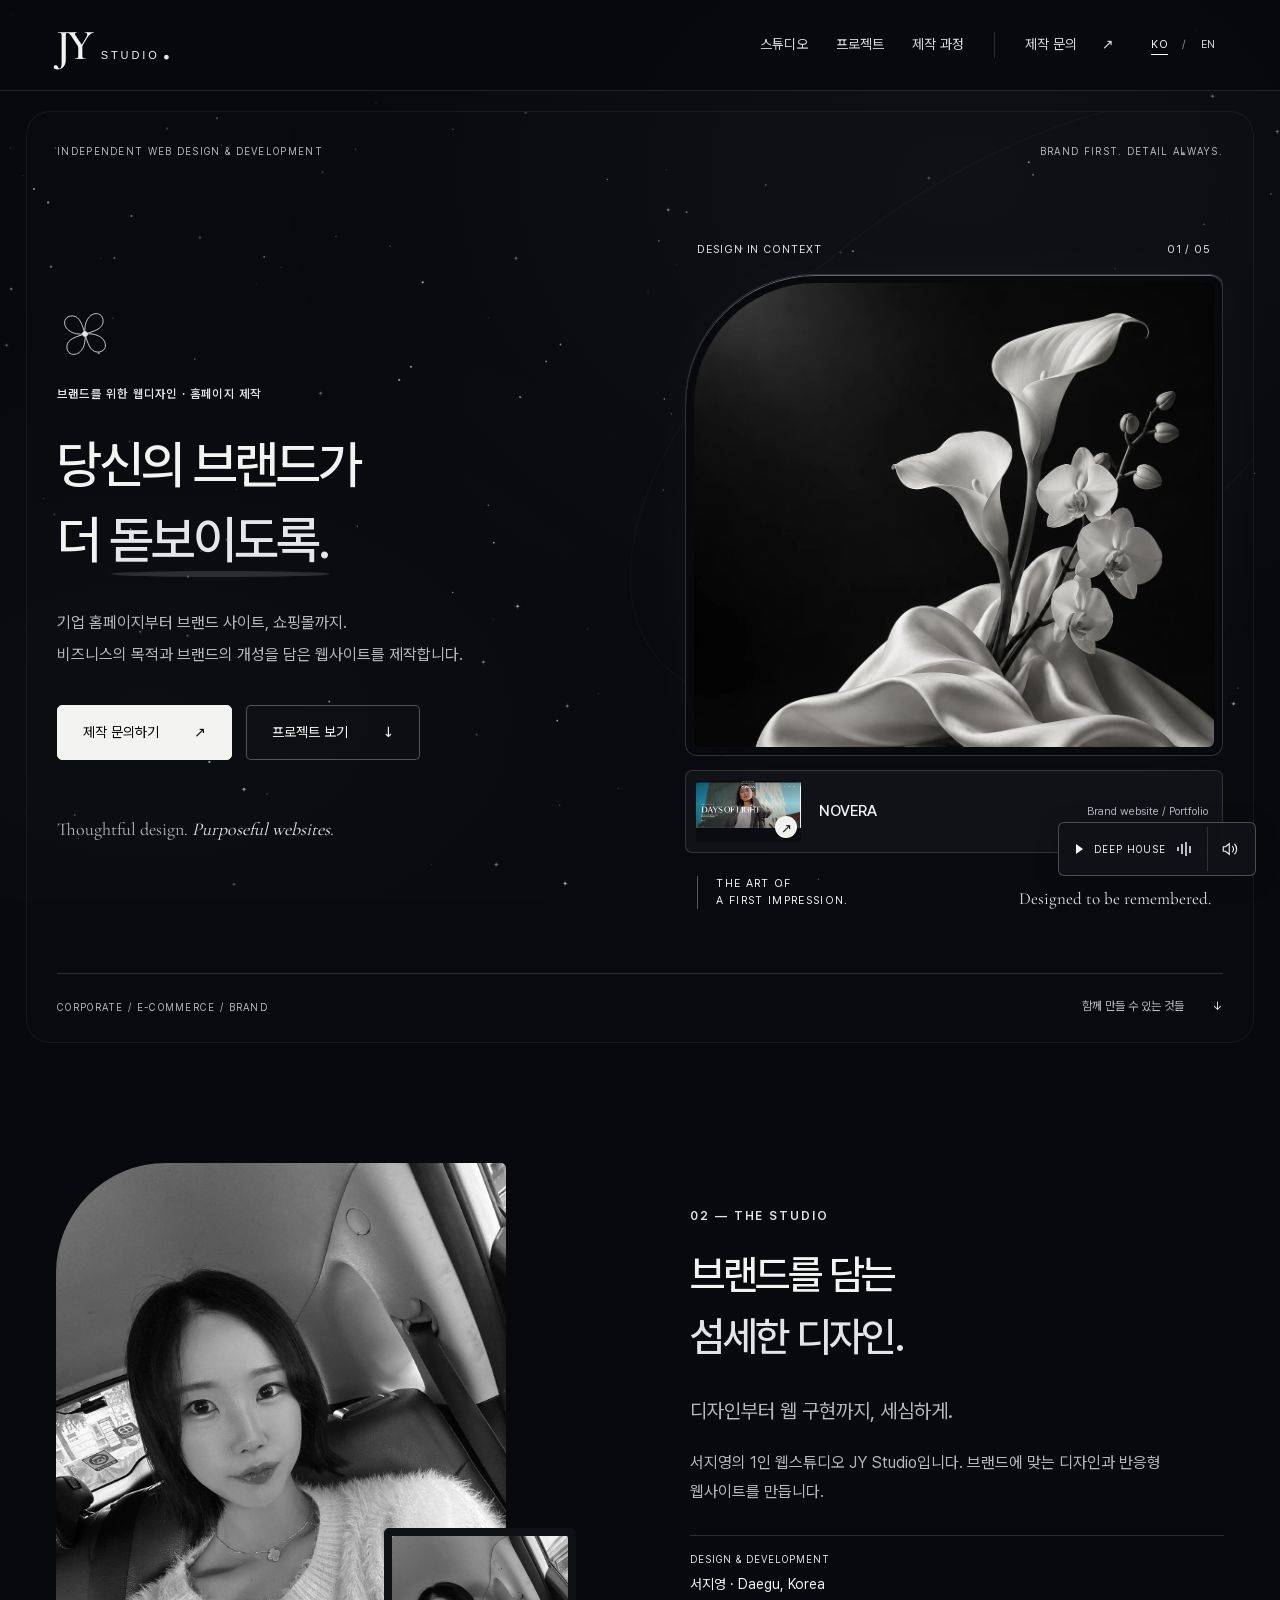
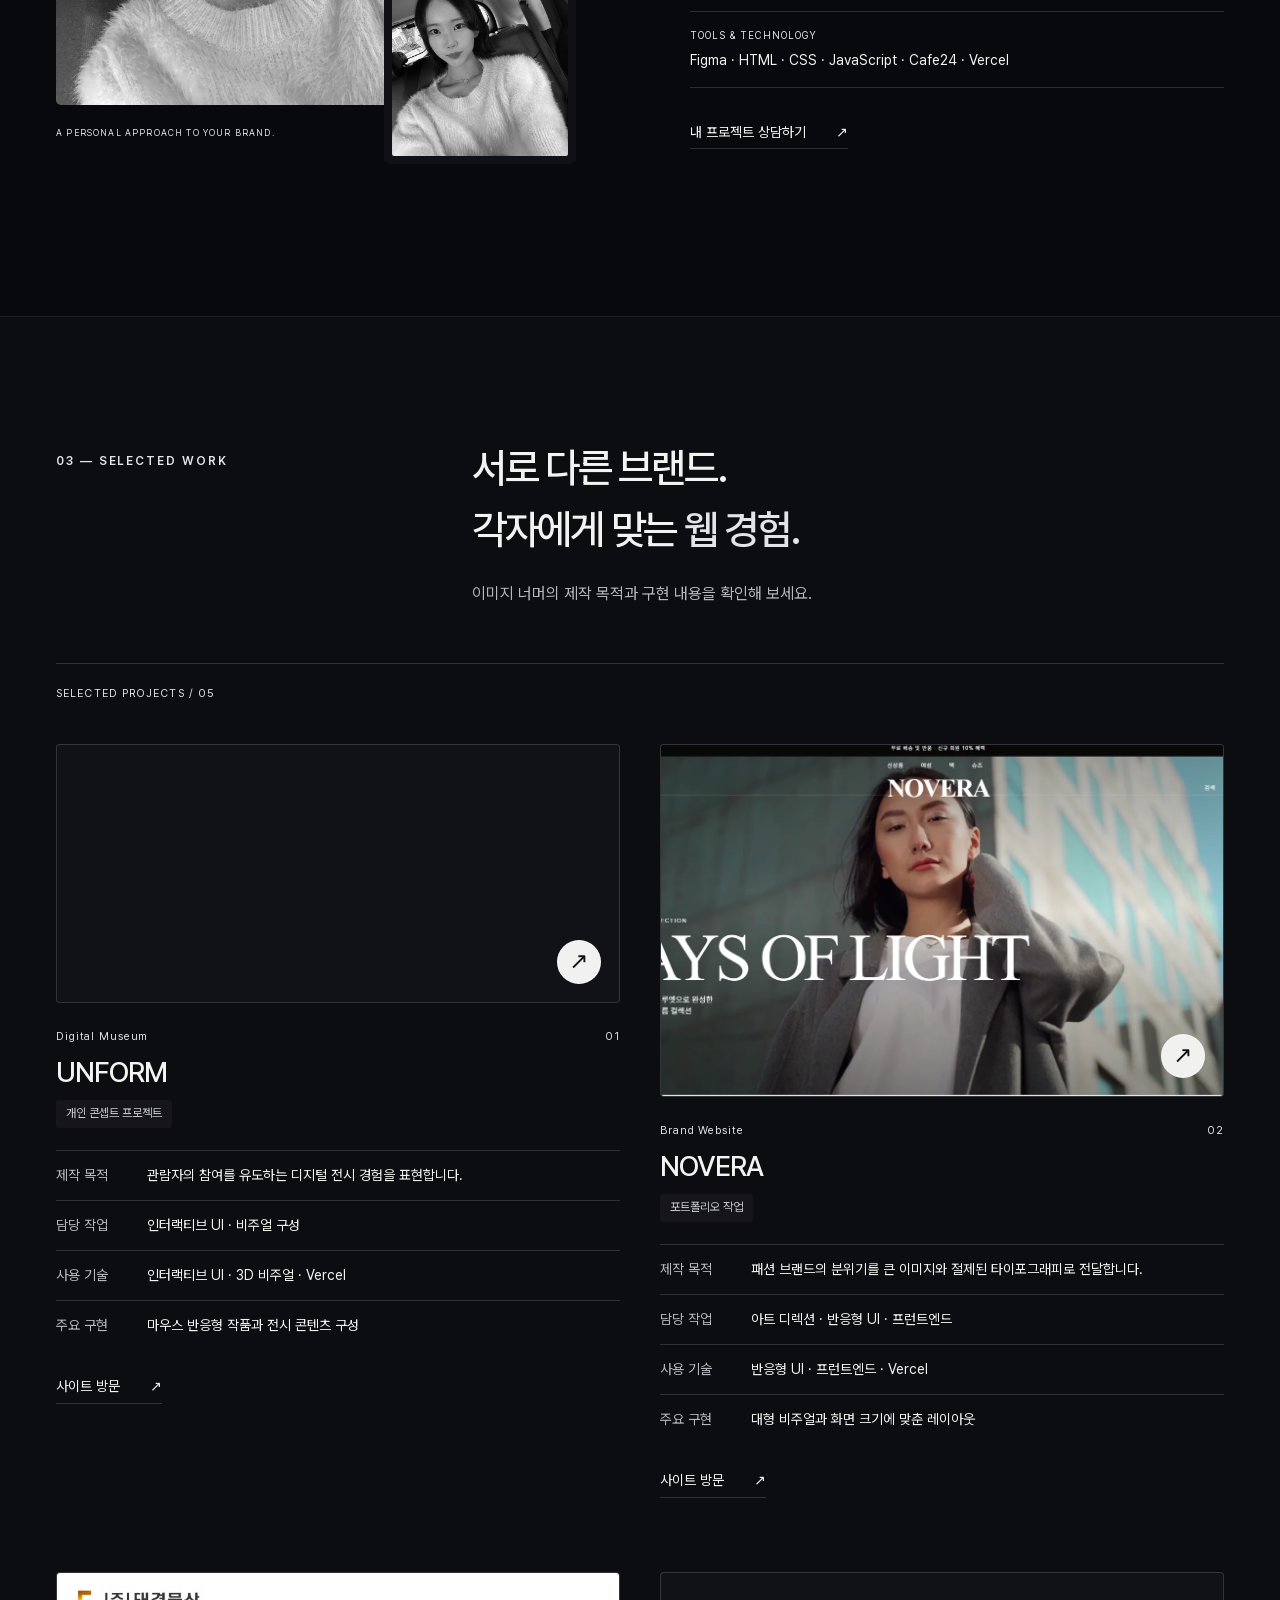
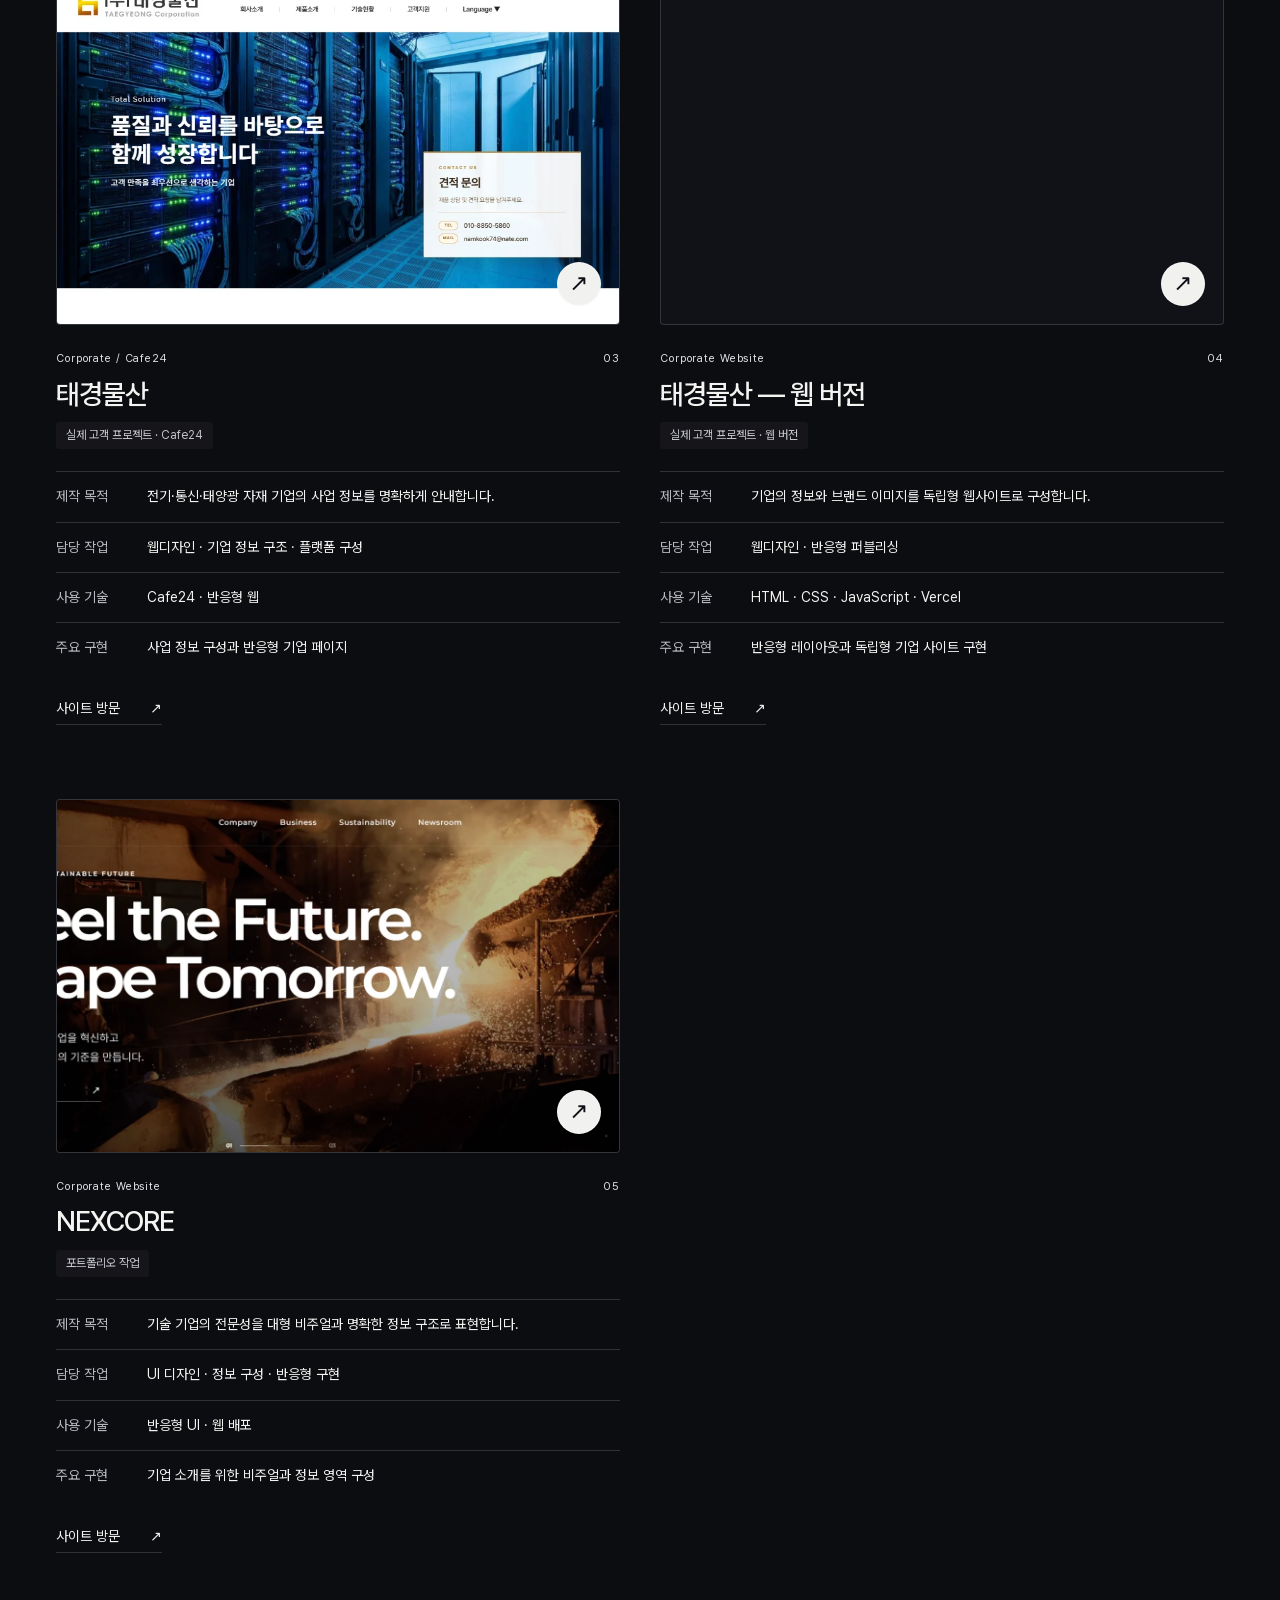
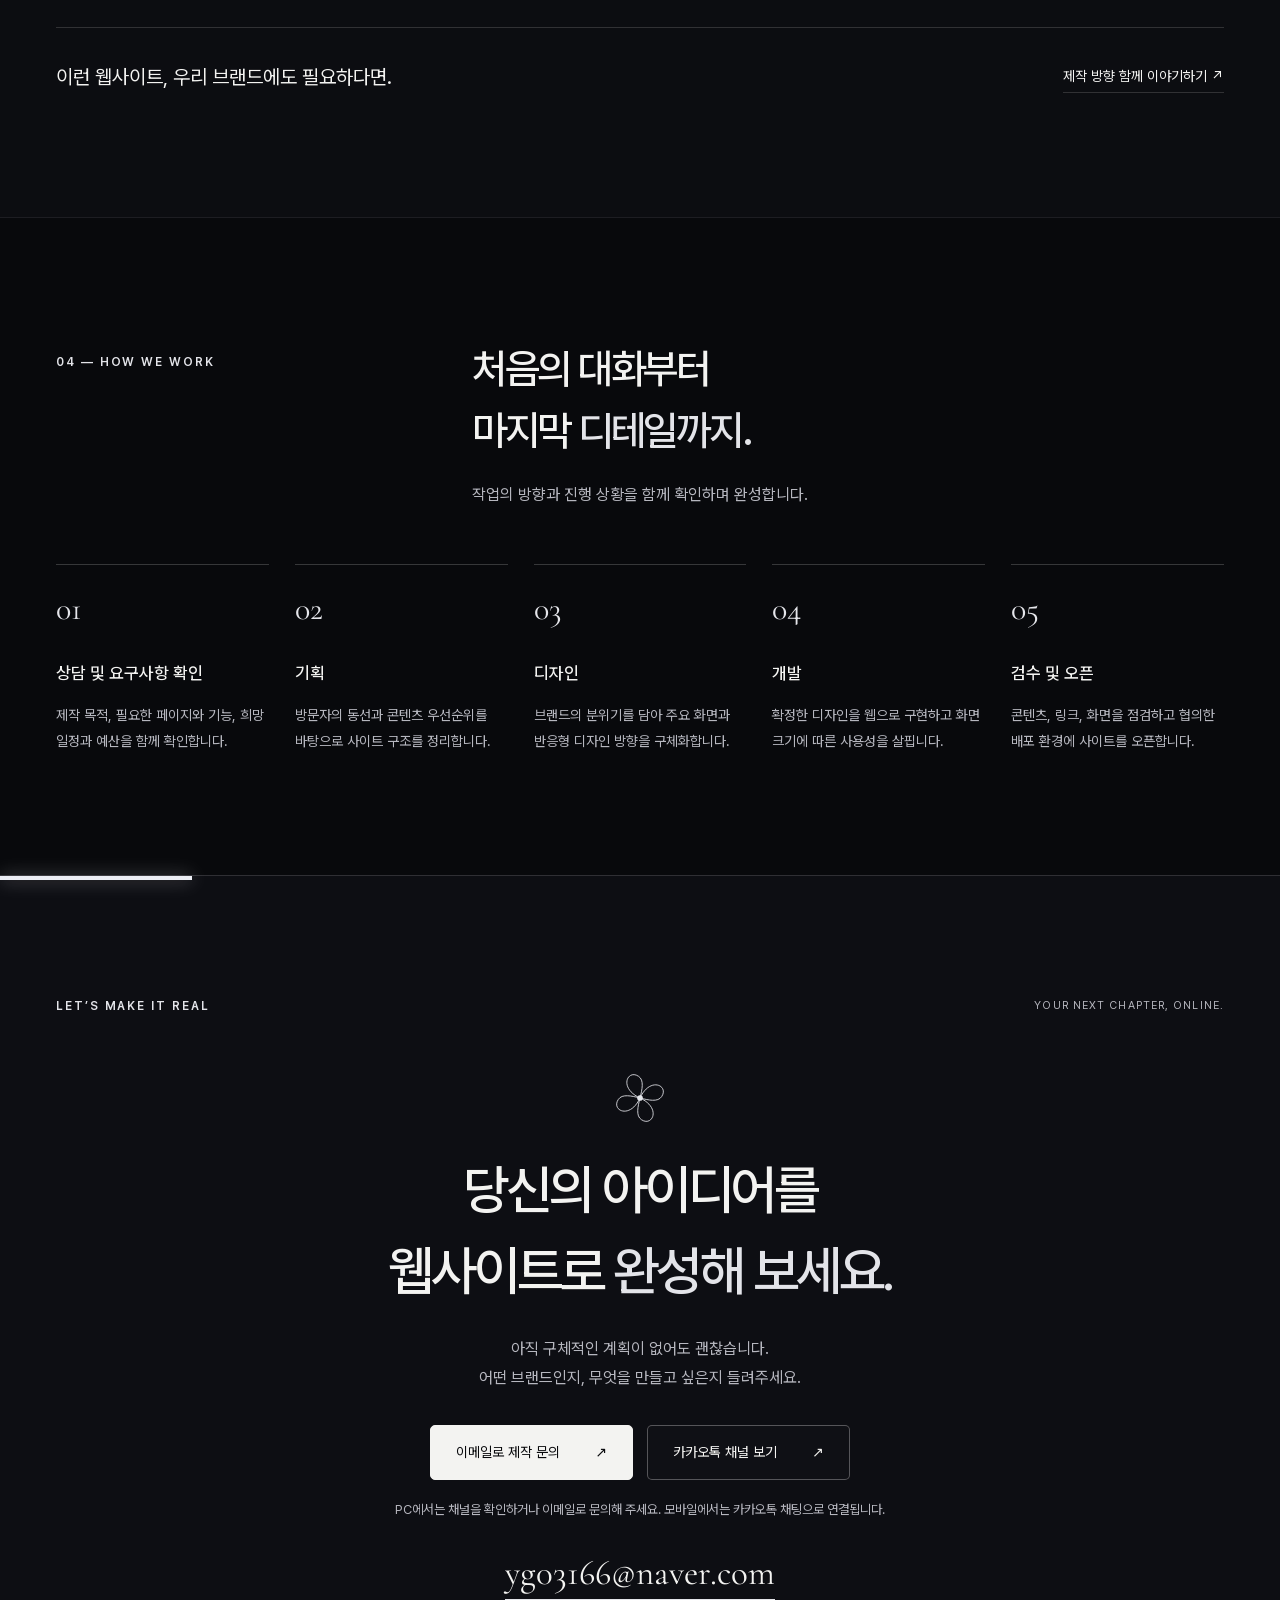
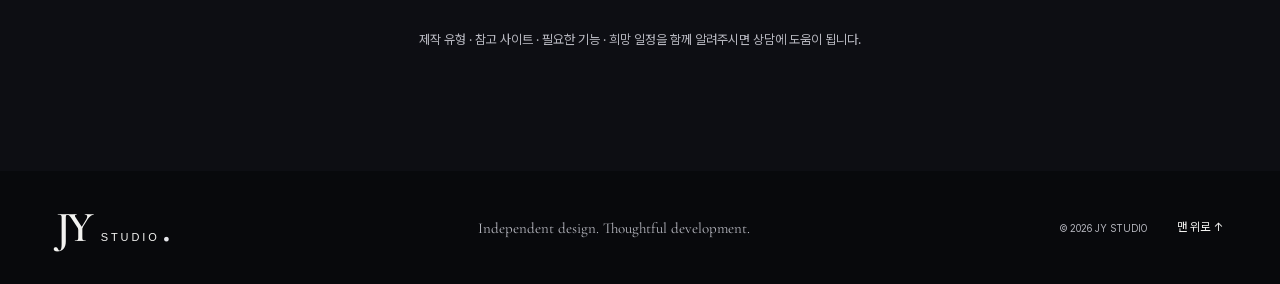
<file: jy-web-portfolio/index.html>
<!doctype html>
<html lang="ko">
  <head>
    <meta charset="utf-8" />
    <meta name="viewport" content="width=device-width, initial-scale=1" />
    <title>JY Studio | 브랜드를 위한 홈페이지 제작 · 웹디자인</title>
    <meta
      name="description"
      content="기업 홈페이지, 브랜드 웹사이트, 쇼핑몰 제작을 위한 1인 웹디자인·개발 스튜디오. JY Studio의 프로젝트와 제작 과정을 확인하고 홈페이지 제작을 상담하세요."
    />
    <meta name="theme-color" content="#08090c" />
    <meta property="og:type" content="website" />
    <meta
      property="og:title"
      content="JY Studio — 당신의 브랜드가 더 돋보이도록."
    />
    <meta
      property="og:description"
      content="기업 홈페이지부터 브랜드 사이트, 쇼핑몰까지. 비즈니스의 목적과 브랜드의 개성을 담은 웹사이트를 제작합니다."
    />
    <meta name="twitter:card" content="summary" />
    <link rel="icon" type="image/svg+xml" href="assets/images/favicon.svg" />
    <link rel="alternate" hreflang="ko" href="index.html" />
    <link rel="alternate" hreflang="en" href="en.html" />
    <link rel="alternate" hreflang="x-default" href="index.html" />
    <meta property="og:locale" content="ko_KR" />
    <meta property="og:locale:alternate" content="en_US" />
    <link
      rel="preload"
      href="assets/fonts/PretendardVariable.woff2"
      as="font"
      type="font/woff2"
      crossorigin
    />
    <link
      rel="preload"
      href="assets/fonts/CormorantGaramond-Latin.woff2"
      as="font"
      type="font/woff2"
      crossorigin
    />
    <link rel="stylesheet" href="style.css" />
    <script defer src="script.js"></script>
  </head>
  <body>
    <div class="cosmos-backdrop" aria-hidden="true">
      <canvas id="cosmosCanvas"></canvas>
    </div>
    <div class="cosmic-cursor" aria-hidden="true">
      <span class="cursor-dot"></span><span class="cursor-halo"></span>
    </div>
    <div class="cursor-trail" aria-hidden="true"></div>
    <a class="skip-link" href="#main">본문 바로가기</a>
    <div class="scroll-progress" aria-hidden="true"></div>
    <header class="site-header" id="siteHeader">
      <div class="header-inner container">
        <a class="brand" href="#top" aria-label="JY Studio 홈"
          >JY<span>STUDIO</span><i>.</i></a
        >
        <nav class="desktop-nav" aria-label="주요 메뉴">
          <a href="#about">스튜디오</a><a href="#work">프로젝트</a
          ><a href="#process">제작 과정</a>
        </nav>
        <a class="header-cta" href="#contact"
          >제작 문의 <span aria-hidden="true">↗</span></a
        >
        <nav class="language-switch" aria-label="언어 선택">
          <a
            href="index.html"
            lang="ko"
            hreflang="ko"
            aria-label="한국어 페이지"
            aria-current="page"
            >KO</a
          >
          <span aria-hidden="true">/</span>
          <a href="en.html" lang="en" hreflang="en" aria-label="English page"
            >EN</a
          >
        </nav>
        <button
          class="menu-toggle"
          type="button"
          aria-controls="mobileMenu"
          aria-expanded="false"
          aria-label="메뉴 열기"
        >
          <span></span><span></span>
        </button>
      </div>
      <nav class="mobile-menu" id="mobileMenu" aria-label="모바일 메뉴" hidden>
        <a href="#about">스튜디오</a><a href="#work">프로젝트</a
        ><a href="#process">제작 과정</a><a href="#contact">제작 문의하기 ↗</a>
      </nav>
    </header>
    <main id="main">
      <section class="hero container" id="top" aria-labelledby="hero-title">
        <div class="hero-topline">
          <span>INDEPENDENT WEB DESIGN & DEVELOPMENT</span
          ><span>BRAND FIRST. DETAIL ALWAYS.</span>
        </div>
        <div class="hero-inner">
          <div class="hero-copy reveal">
            <span class="studio-flower" aria-hidden="true"
              ><svg viewBox="0 0 100 100" fill="none">
                <path
                  d="M50 50C8 42 16 5 38 13C50 17 50 35 50 50C58 8 95 16 87 38C83 50 65 50 50 50C92 58 84 95 62 87C50 83 50 65 50 50C42 92 5 84 13 62C17 50 35 50 50 50Z"
                  stroke="currentColor"
                  stroke-width="1.4"
                />
                <circle cx="50" cy="50" r="5" fill="currentColor" /></svg
            ></span>
            <p class="eyebrow">브랜드를 위한 웹디자인 · 홈페이지 제작</p>
            <h1 id="hero-title">
              당신의 브랜드가<br />더 <em>돋보이도록.</em>
            </h1>
            <p class="hero-lead">
              기업 홈페이지부터 브랜드 사이트, 쇼핑몰까지.<br />
              비즈니스의 목적과 브랜드의 개성을 담은 웹사이트를 제작합니다.
            </p>
            <div class="hero-actions">
              <a class="btn btn-primary" href="#contact"
                >제작 문의하기 <span aria-hidden="true">↗</span></a
              ><a class="btn btn-line" href="#work"
                >프로젝트 보기 <span aria-hidden="true">↓</span></a
              >
            </div>
            <p class="hero-signature">
              Thoughtful design. <i>Purposeful websites.</i>
            </p>
          </div>
          <div class="hero-visual reveal">
            <div class="visual-label">
              <span>DESIGN IN CONTEXT</span><span>01 / 05</span>
            </div>
            <figure class="hero-editorial">
              <img
                src="assets/images/studio-cosmos.webp"
                width="1122"
                height="1402"
                fetchpriority="high"
                decoding="async"
                alt="검은 배경 위 흰 꽃과 실크 패브릭의 오브제"
              />
            </figure>
            <div class="featured-project">
              <a
                class="hero-project"
                href="https://novera-ebon.vercel.app/"
                target="_blank"
                rel="noopener noreferrer"
                aria-label="NOVERA 사이트 방문 (새 창)"
                ><img
                  src="assets/images/novera.webp"
                  width="1600"
                  height="719"
                  loading="lazy"
                  decoding="async"
                  alt="NOVERA 패션 브랜드 웹사이트의 비주얼과 타이포그래피"
                /><span class="image-action" aria-hidden="true">↗</span></a
              >
              <div class="visual-caption">
                <strong>NOVERA</strong><span>Brand website / Portfolio</span>
              </div>
            </div>
            <div class="visual-note">
              <span>THE ART OF<br />A FIRST IMPRESSION.</span
              ><i>Designed to be remembered.</i>
            </div>
          </div>
        </div>
        <div class="hero-bottom">
          <span>CORPORATE / E-COMMERCE / BRAND</span
          ><a href="#work"
            >함께 만들 수 있는 것들 <span aria-hidden="true">↓</span></a
          >
        </div>
      </section>
      <section
        class="about section container"
        id="about"
        aria-labelledby="about-title"
      >
        <div class="about-grid">
          <div class="about-gallery reveal">
            <figure class="photo-main">
              <img
                src="assets/images/s1.webp"
                width="1200"
                height="1600"
                loading="lazy"
                decoding="async"
                alt="JY Studio 디자이너 서지영"
              />
            </figure>
            <figure class="photo-sub">
              <img
                src="assets/images/s2.webp"
                width="1200"
                height="1600"
                loading="lazy"
                decoding="async"
                alt="JY Studio 서지영의 두 번째 프로필 사진"
              />
            </figure>
            <span class="photo-caption"
              >A PERSONAL APPROACH TO YOUR BRAND.</span
            >
          </div>
          <div class="about-copy reveal">
            <p class="eyebrow">02 — THE STUDIO</p>
            <h2 id="about-title">브랜드를 담는<br /><em>섬세한 디자인.</em></h2>
            <p class="intro">디자인부터 웹 구현까지, 세심하게.</p>
            <p>
              서지영의 1인 웹스튜디오 JY Studio입니다. 브랜드에 맞는 디자인과
              반응형 웹사이트를 만듭니다.
            </p>
            <dl class="studio-details">
              <div>
                <dt>DESIGN & DEVELOPMENT</dt>
                <dd>서지영 · Daegu, Korea</dd>
              </div>
              <div>
                <dt>TOOLS & TECHNOLOGY</dt>
                <dd>Figma · HTML · CSS · JavaScript · Cafe24 · Vercel</dd>
              </div>
            </dl>
            <a class="text-link" href="#contact"
              >내 프로젝트 상담하기 <span aria-hidden="true">↗</span></a
            >
          </div>
        </div>
      </section>
      <section class="work section" id="work" aria-labelledby="work-title">
        <div class="container">
          <div class="section-heading reveal">
            <p class="eyebrow">03 — SELECTED WORK</p>
            <div>
              <h2 id="work-title">
                서로 다른 브랜드.<br />각자에게 맞는 <em>웹 경험.</em>
              </h2>
              <p>이미지 너머의 제작 목적과 구현 내용을 확인해 보세요.</p>
            </div>
          </div>
          <div class="work-intro">
            <span>SELECTED PROJECTS / 05</span>
          </div>
          <div class="website-grid">
            <article class="website-card project-unform reveal">
              <a
                class="website-preview"
                href="https://unform-digital-museum.vercel.app/"
                target="_blank"
                rel="noopener noreferrer"
                aria-label="UNFORM 사이트 방문 (새 창)"
                ><img
                  src="assets/images/unform.webp"
                  width="1842"
                  height="843"
                  loading="lazy"
                  decoding="async"
                  alt="UNFORM Digital Museum 실제 웹사이트 화면"
                /><span class="image-action" aria-hidden="true">↗</span></a
              >
              <div class="project-topline">
                <span>Digital Museum</span><span>01</span>
              </div>
              <h3>UNFORM</h3>
              <p class="project-kind">개인 콘셉트 프로젝트</p>
              <dl class="project-details">
                <div>
                  <dt>제작 목적</dt>
                  <dd>
                    관람자의 참여를 유도하는 디지털 전시 경험을 표현합니다.
                  </dd>
                </div>
                <div>
                  <dt>담당 작업</dt>
                  <dd>인터랙티브 UI · 비주얼 구성</dd>
                </div>
                <div>
                  <dt>사용 기술</dt>
                  <dd>인터랙티브 UI · 3D 비주얼 · Vercel</dd>
                </div>
                <div>
                  <dt>주요 구현</dt>
                  <dd>마우스 반응형 작품과 전시 콘텐츠 구성</dd>
                </div>
              </dl>
              <a
                class="text-link"
                href="https://unform-digital-museum.vercel.app/"
                target="_blank"
                rel="noopener noreferrer"
                >사이트 방문 <span aria-hidden="true">↗</span
                ><span class="sr-only"> — UNFORM, 새 창</span></a
              >
            </article>
            <article class="website-card reveal">
              <a
                class="website-preview"
                href="https://novera-ebon.vercel.app/"
                target="_blank"
                rel="noopener noreferrer"
                aria-label="NOVERA 사이트 방문 (새 창)"
                ><img
                  src="assets/images/novera.webp"
                  width="1600"
                  height="719"
                  loading="lazy"
                  decoding="async"
                  alt="NOVERA Brand Website 실제 웹사이트 화면"
                /><span class="image-action" aria-hidden="true">↗</span></a
              >
              <div class="project-topline">
                <span>Brand Website</span><span>02</span>
              </div>
              <h3>NOVERA</h3>
              <p class="project-kind">포트폴리오 작업</p>
              <dl class="project-details">
                <div>
                  <dt>제작 목적</dt>
                  <dd>
                    패션 브랜드의 분위기를 큰 이미지와 절제된 타이포그래피로
                    전달합니다.
                  </dd>
                </div>
                <div>
                  <dt>담당 작업</dt>
                  <dd>아트 디렉션 · 반응형 UI · 프런트엔드</dd>
                </div>
                <div>
                  <dt>사용 기술</dt>
                  <dd>반응형 UI · 프런트엔드 · Vercel</dd>
                </div>
                <div>
                  <dt>주요 구현</dt>
                  <dd>대형 비주얼과 화면 크기에 맞춘 레이아웃</dd>
                </div>
              </dl>
              <a
                class="text-link"
                href="https://novera-ebon.vercel.app/"
                target="_blank"
                rel="noopener noreferrer"
                >사이트 방문 <span aria-hidden="true">↗</span
                ><span class="sr-only"> — NOVERA, 새 창</span></a
              >
            </article>
            <article class="website-card reveal">
              <a
                class="website-preview"
                href="https://tgyeong.com/"
                target="_blank"
                rel="noopener noreferrer"
                aria-label="태경물산 사이트 방문 (새 창)"
                ><img
                  src="assets/images/TK2.webp"
                  width="891"
                  height="831"
                  loading="lazy"
                  decoding="async"
                  alt="태경물산 Corporate / Cafe24 실제 웹사이트 화면"
                /><span class="image-action" aria-hidden="true">↗</span></a
              >
              <div class="project-topline">
                <span>Corporate / Cafe24</span><span>03</span>
              </div>
              <h3>태경물산</h3>
              <p class="project-kind">실제 고객 프로젝트 · Cafe24</p>
              <dl class="project-details">
                <div>
                  <dt>제작 목적</dt>
                  <dd>
                    전기·통신·태양광 자재 기업의 사업 정보를 명확하게
                    안내합니다.
                  </dd>
                </div>
                <div>
                  <dt>담당 작업</dt>
                  <dd>웹디자인 · 기업 정보 구조 · 플랫폼 구성</dd>
                </div>
                <div>
                  <dt>사용 기술</dt>
                  <dd>Cafe24 · 반응형 웹</dd>
                </div>
                <div>
                  <dt>주요 구현</dt>
                  <dd>사업 정보 구성과 반응형 기업 페이지</dd>
                </div>
              </dl>
              <a
                class="text-link"
                href="https://tgyeong.com/"
                target="_blank"
                rel="noopener noreferrer"
                >사이트 방문 <span aria-hidden="true">↗</span
                ><span class="sr-only"> — 태경물산, 새 창</span></a
              >
            </article>
            <article class="website-card reveal">
              <a
                class="website-preview"
                href="https://tk-nine-sand.vercel.app/index.html"
                target="_blank"
                rel="noopener noreferrer"
                aria-label="태경물산 — 웹 버전 사이트 방문 (새 창)"
                ><img
                  src="assets/images/TK1.webp"
                  width="1600"
                  height="701"
                  loading="lazy"
                  decoding="async"
                  alt="태경물산 — 웹 버전 Corporate Website 실제 웹사이트 화면"
                /><span class="image-action" aria-hidden="true">↗</span></a
              >
              <div class="project-topline">
                <span>Corporate Website</span><span>04</span>
              </div>
              <h3>태경물산 — 웹 버전</h3>
              <p class="project-kind">실제 고객 프로젝트 · 웹 버전</p>
              <dl class="project-details">
                <div>
                  <dt>제작 목적</dt>
                  <dd>
                    기업의 정보와 브랜드 이미지를 독립형 웹사이트로 구성합니다.
                  </dd>
                </div>
                <div>
                  <dt>담당 작업</dt>
                  <dd>웹디자인 · 반응형 퍼블리싱</dd>
                </div>
                <div>
                  <dt>사용 기술</dt>
                  <dd>HTML · CSS · JavaScript · Vercel</dd>
                </div>
                <div>
                  <dt>주요 구현</dt>
                  <dd>반응형 레이아웃과 독립형 기업 사이트 구현</dd>
                </div>
              </dl>
              <a
                class="text-link"
                href="https://tk-nine-sand.vercel.app/index.html"
                target="_blank"
                rel="noopener noreferrer"
                >사이트 방문 <span aria-hidden="true">↗</span
                ><span class="sr-only"> — 태경물산 — 웹 버전, 새 창</span></a
              >
            </article>
            <article class="website-card reveal">
              <a
                class="website-preview"
                href="https://corporate-portfolio-five.vercel.app/"
                target="_blank"
                rel="noopener noreferrer"
                aria-label="NEXCORE 사이트 방문 (새 창)"
                ><img
                  src="assets/images/NEXCORE.webp"
                  width="1600"
                  height="730"
                  loading="lazy"
                  decoding="async"
                  alt="NEXCORE Corporate Website 실제 웹사이트 화면"
                /><span class="image-action" aria-hidden="true">↗</span></a
              >
              <div class="project-topline">
                <span>Corporate Website</span><span>05</span>
              </div>
              <h3>NEXCORE</h3>
              <p class="project-kind">포트폴리오 작업</p>
              <dl class="project-details">
                <div>
                  <dt>제작 목적</dt>
                  <dd>
                    기술 기업의 전문성을 대형 비주얼과 명확한 정보 구조로
                    표현합니다.
                  </dd>
                </div>
                <div>
                  <dt>담당 작업</dt>
                  <dd>UI 디자인 · 정보 구성 · 반응형 구현</dd>
                </div>
                <div>
                  <dt>사용 기술</dt>
                  <dd>반응형 UI · 웹 배포</dd>
                </div>
                <div>
                  <dt>주요 구현</dt>
                  <dd>기업 소개를 위한 비주얼과 정보 영역 구성</dd>
                </div>
              </dl>
              <a
                class="text-link"
                href="https://corporate-portfolio-five.vercel.app/"
                target="_blank"
                rel="noopener noreferrer"
                >사이트 방문 <span aria-hidden="true">↗</span
                ><span class="sr-only"> — NEXCORE, 새 창</span></a
              >
            </article>
          </div>
          <div class="work-end reveal">
            <p>이런 웹사이트, 우리 브랜드에도 필요하다면.</p>
            <a class="text-link" href="#contact"
              >제작 방향 함께 이야기하기 ↗</a
            >
          </div>
        </div>
      </section>
      <section
        class="process section container"
        id="process"
        aria-labelledby="process-title"
      >
        <div class="section-heading reveal">
          <p class="eyebrow">04 — HOW WE WORK</p>
          <div>
            <h2 id="process-title">
              처음의 대화부터<br />마지막 <em>디테일까지.</em>
            </h2>
            <p>작업의 방향과 진행 상황을 함께 확인하며 완성합니다.</p>
          </div>
        </div>
        <ol class="process-steps">
          <li class="reveal">
            <span class="step-number">01</span>
            <h3>상담 및 요구사항 확인</h3>
            <p>
              제작 목적, 필요한 페이지와 기능, 희망 일정과 예산을 함께
              확인합니다.
            </p>
          </li>
          <li class="reveal">
            <span class="step-number">02</span>
            <h3>기획</h3>
            <p>
              방문자의 동선과 콘텐츠 우선순위를 바탕으로 사이트 구조를
              정리합니다.
            </p>
          </li>
          <li class="reveal">
            <span class="step-number">03</span>
            <h3>디자인</h3>
            <p>
              브랜드의 분위기를 담아 주요 화면과 반응형 디자인 방향을
              구체화합니다.
            </p>
          </li>
          <li class="reveal">
            <span class="step-number">04</span>
            <h3>개발</h3>
            <p>
              확정한 디자인을 웹으로 구현하고 화면 크기에 따른 사용성을
              살핍니다.
            </p>
          </li>
          <li class="reveal">
            <span class="step-number">05</span>
            <h3>검수 및 오픈</h3>
            <p>
              콘텐츠, 링크, 화면을 점검하고 협의한 배포 환경에 사이트를
              오픈합니다.
            </p>
          </li>
        </ol>
      </section>
      <section
        class="contact section"
        id="contact"
        aria-labelledby="contact-title"
      >
        <div class="container">
          <div class="contact-topline">
            <p class="eyebrow">LET’S MAKE IT REAL</p>
            <span>YOUR NEXT CHAPTER, ONLINE.</span>
          </div>
          <div class="contact-inner reveal">
            <span class="studio-flower" aria-hidden="true"
              ><svg viewBox="0 0 100 100" fill="none">
                <path
                  d="M50 50C8 42 16 5 38 13C50 17 50 35 50 50C58 8 95 16 87 38C83 50 65 50 50 50C92 58 84 95 62 87C50 83 50 65 50 50C42 92 5 84 13 62C17 50 35 50 50 50Z"
                  stroke="currentColor"
                  stroke-width="1.4"
                />
                <circle cx="50" cy="50" r="5" fill="currentColor" /></svg
            ></span>
            <h2 id="contact-title">
              당신의 아이디어를<br />웹사이트로 <em>완성해 보세요.</em>
            </h2>
            <p>
              아직 구체적인 계획이 없어도 괜찮습니다.<br />어떤 브랜드인지,
              무엇을 만들고 싶은지 들려주세요.
            </p>
            <div class="contact-actions">
              <a class="btn btn-primary" href="mailto:yg03166@naver.com"
                >이메일로 제작 문의 <span aria-hidden="true">↗</span></a
              ><a
                class="btn btn-line kakao-channel"
                href="https://pf.kakao.com/_dqbWX"
                target="_blank"
                rel="noopener noreferrer"
                aria-describedby="kakao-note"
              >
                카카오톡 채널 보기 <span aria-hidden="true">↗</span>
                <span class="sr-only">(새 창)</span>
              </a>
              <a
                class="btn btn-line kakao-chat"
                href="https://pf.kakao.com/_dqbWX/chat"
                target="_blank"
                rel="noopener noreferrer"
                aria-describedby="kakao-note"
              >
                카카오톡으로 제작 문의 <span aria-hidden="true">↗</span>
                <span class="sr-only">(새 창)</span>
              </a>
            </div>
            <p id="kakao-note" class="contact-note">
              PC에서는 채널을 확인하거나 이메일로 문의해 주세요. 모바일에서는
              카카오톡 채팅으로 연결됩니다.
            </p>
            <a class="contact-email" href="mailto:yg03166@naver.com"
              >yg03166@naver.com</a
            >
            <p class="inquiry-guide">
              제작 유형 · 참고 사이트 · 필요한 기능 · 희망 일정을 함께
              알려주시면 상담에 도움이 됩니다.
            </p>
          </div>
        </div>
      </section>
    </main>
    <footer class="site-footer container">
      <a class="brand" href="#top" aria-label="JY Studio 맨 위로"
        >JY<span>STUDIO</span><i>.</i></a
      >
      <p>Independent design. Thoughtful development.</p>
      <div><small>© 2026 JY STUDIO</small><a href="#top">맨 위로 ↑</a></div>
    </footer>
    <a class="mobile-inquiry" href="#contact"
      >홈페이지 제작 문의 <span aria-hidden="true">↗</span></a
    >
    <aside
      class="music-player"
      aria-label="배경 음악"
      data-state="waiting"
      hidden
    >
      <audio
        id="studioMusic"
        src="assets/audio/studio-deep-house.mp3"
        loop
        preload="none"
      ></audio>
      <button
        class="music-toggle"
        type="button"
        aria-label="딥하우스 재생"
        aria-pressed="false"
        aria-describedby="musicStatus"
      >
        <span class="music-play-icon" aria-hidden="true"></span>
        <span class="music-label">DEEP HOUSE</span>
        <span class="music-equalizer" aria-hidden="true"
          ><i></i><i></i><i></i><i></i
        ></span>
      </button>
      <details class="music-volume">
        <summary aria-label="배경 음악 볼륨 조절">
          <svg
            viewBox="0 0 24 24"
            aria-hidden="true"
            fill="none"
            stroke="currentColor"
            stroke-width="1.5"
          >
            <path d="M11 5 6 9H3v6h3l5 4V5Z" />
            <path d="M15 8a6 6 0 0 1 0 8M18 5a10 10 0 0 1 0 14" />
          </svg>
        </summary>
        <div class="music-volume-panel">
          <label for="musicVolume">볼륨</label
          ><input
            id="musicVolume"
            type="range"
            min="0"
            max="100"
            step="1"
            value="25"
          /><output for="musicVolume">25%</output>
        </div>
      </details>
      <span class="sr-only" id="musicStatus" role="status"
        >음악을 준비하고 있어요.</span
      >
    </aside>
    <script defer src="music.js"></script>
  </body>
</html>
</file>
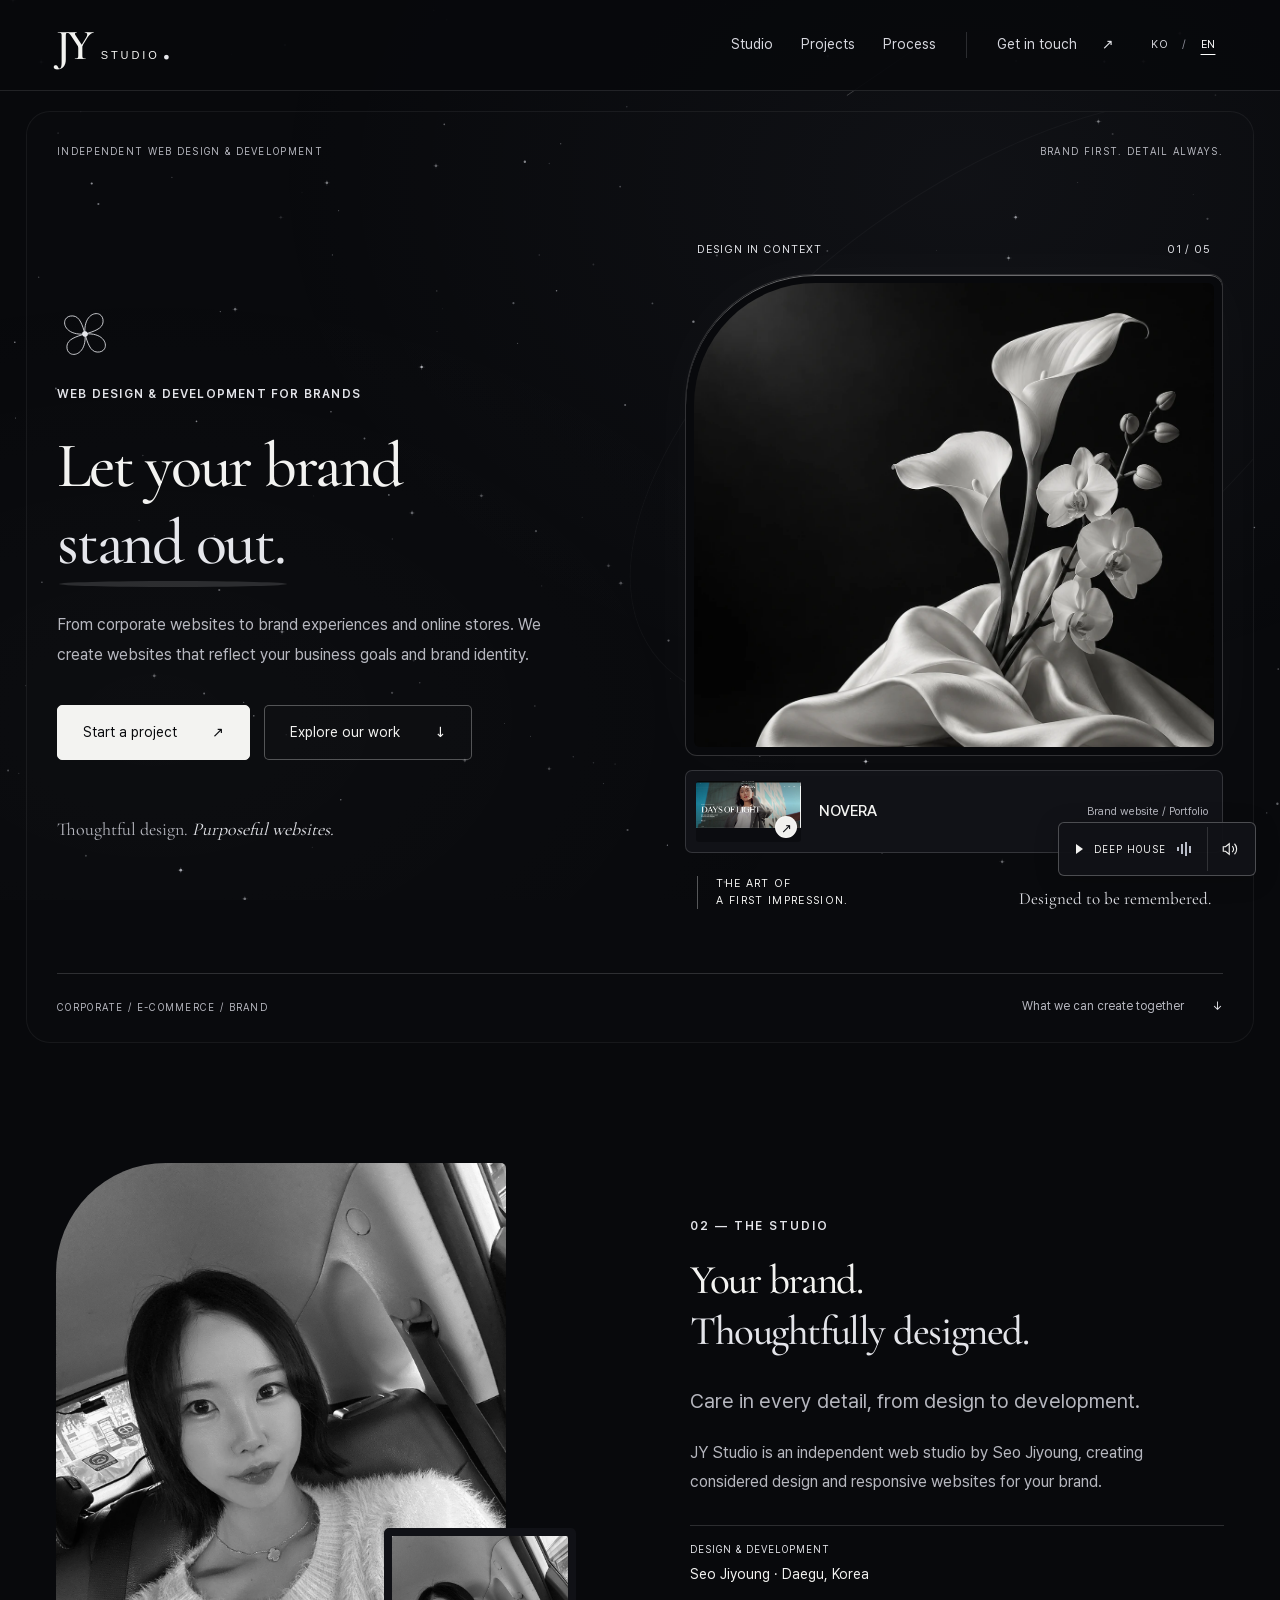
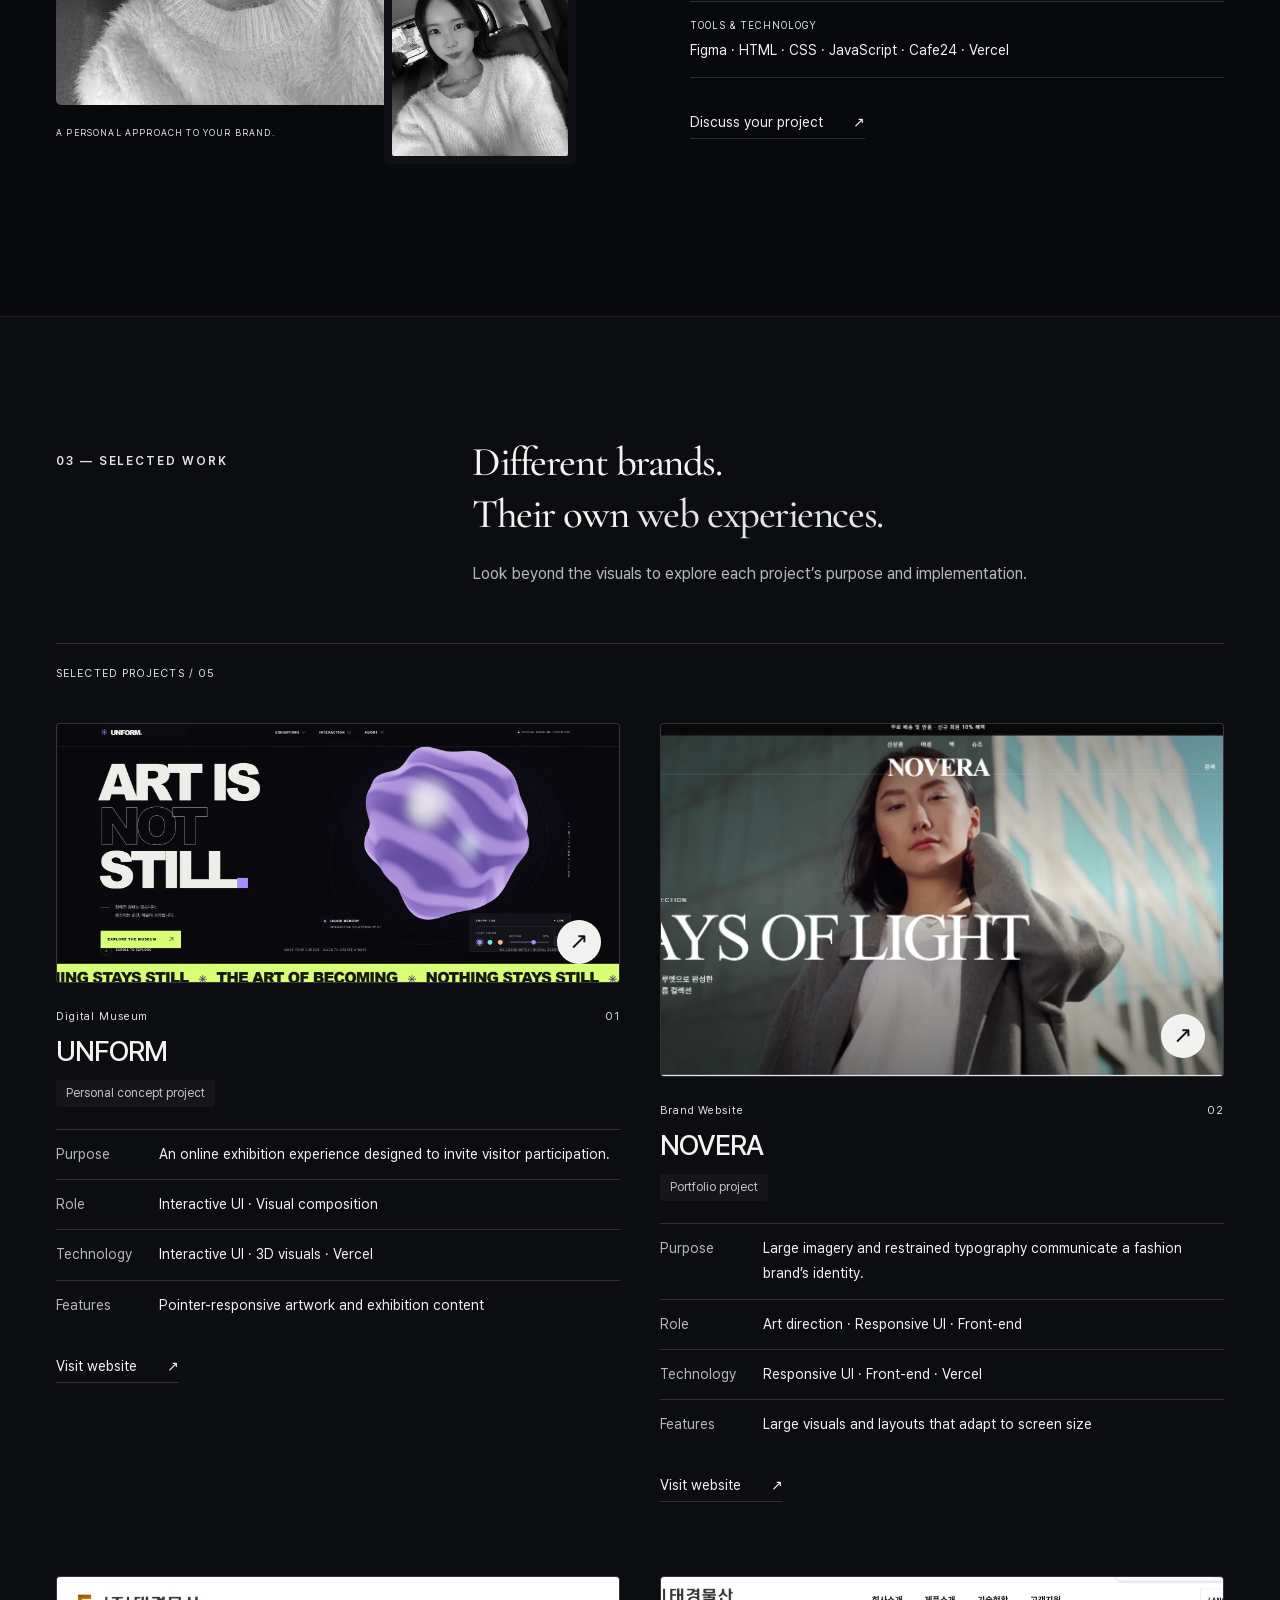
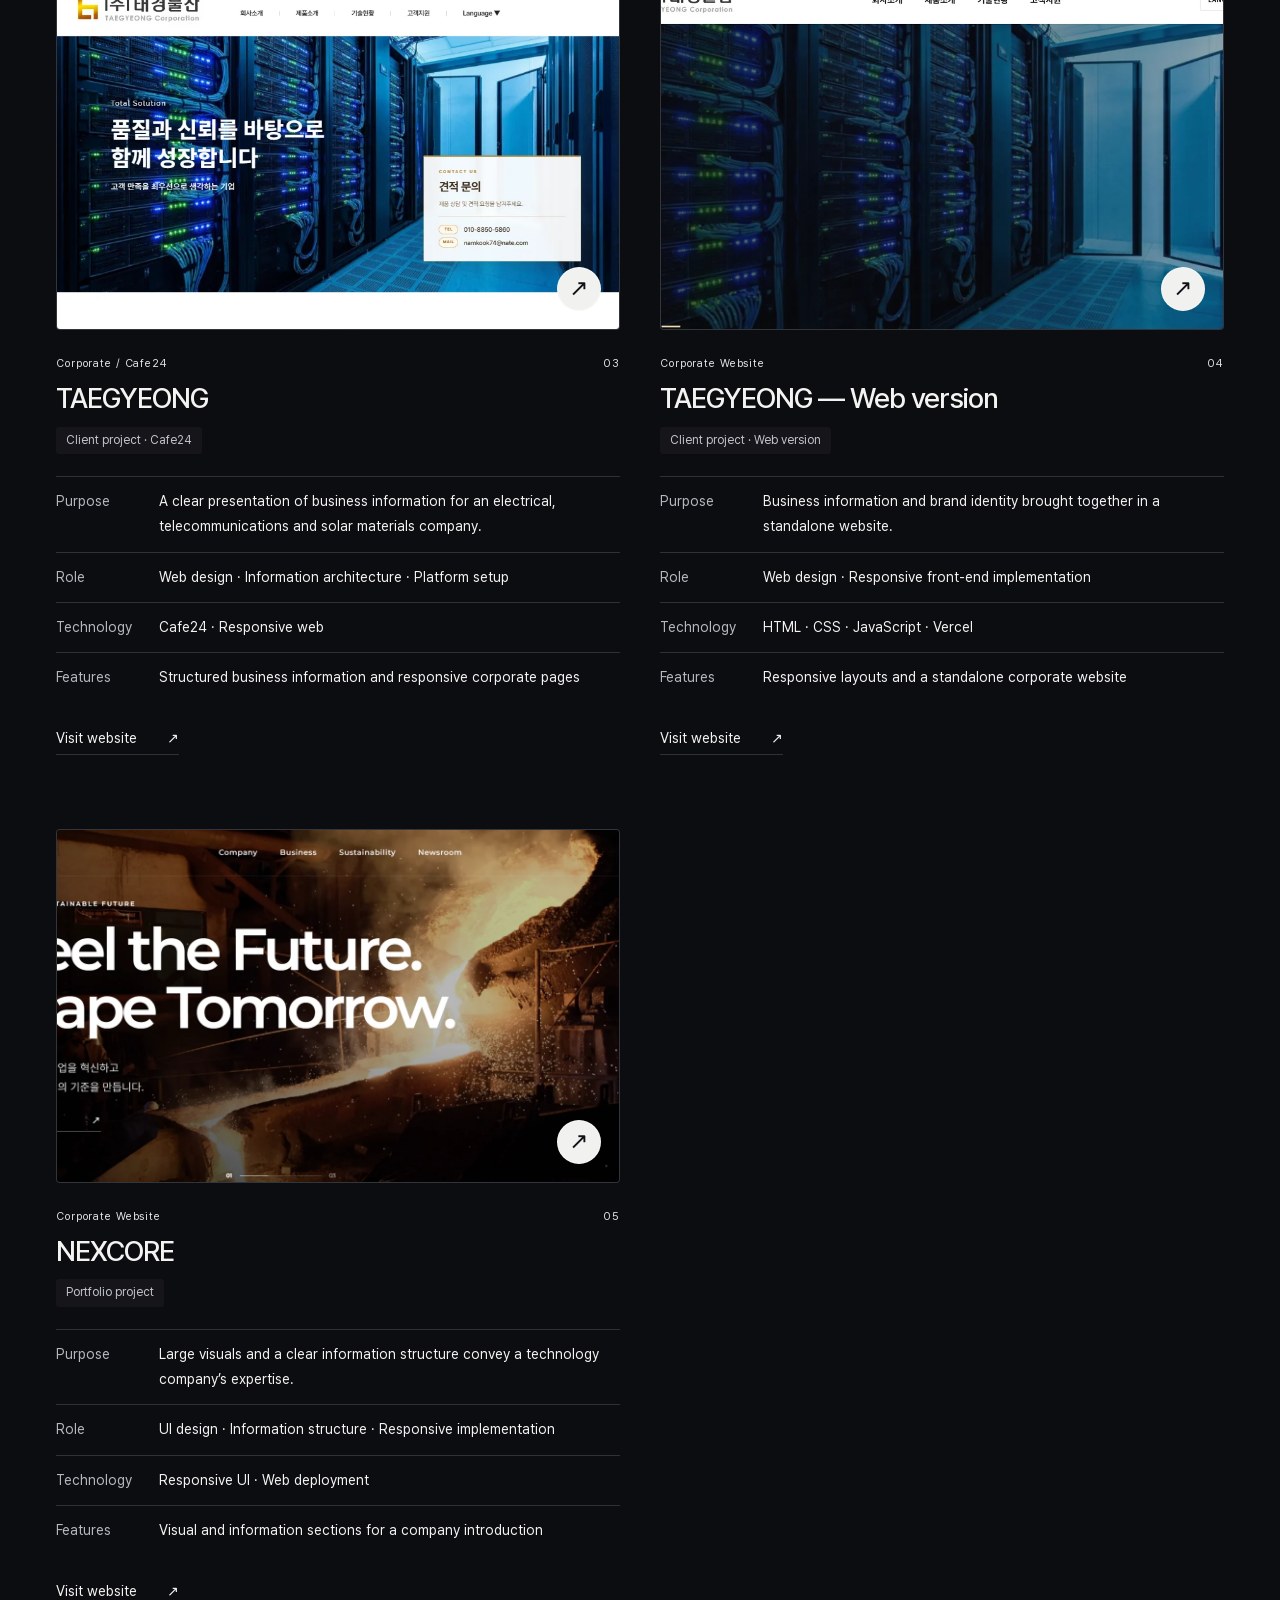
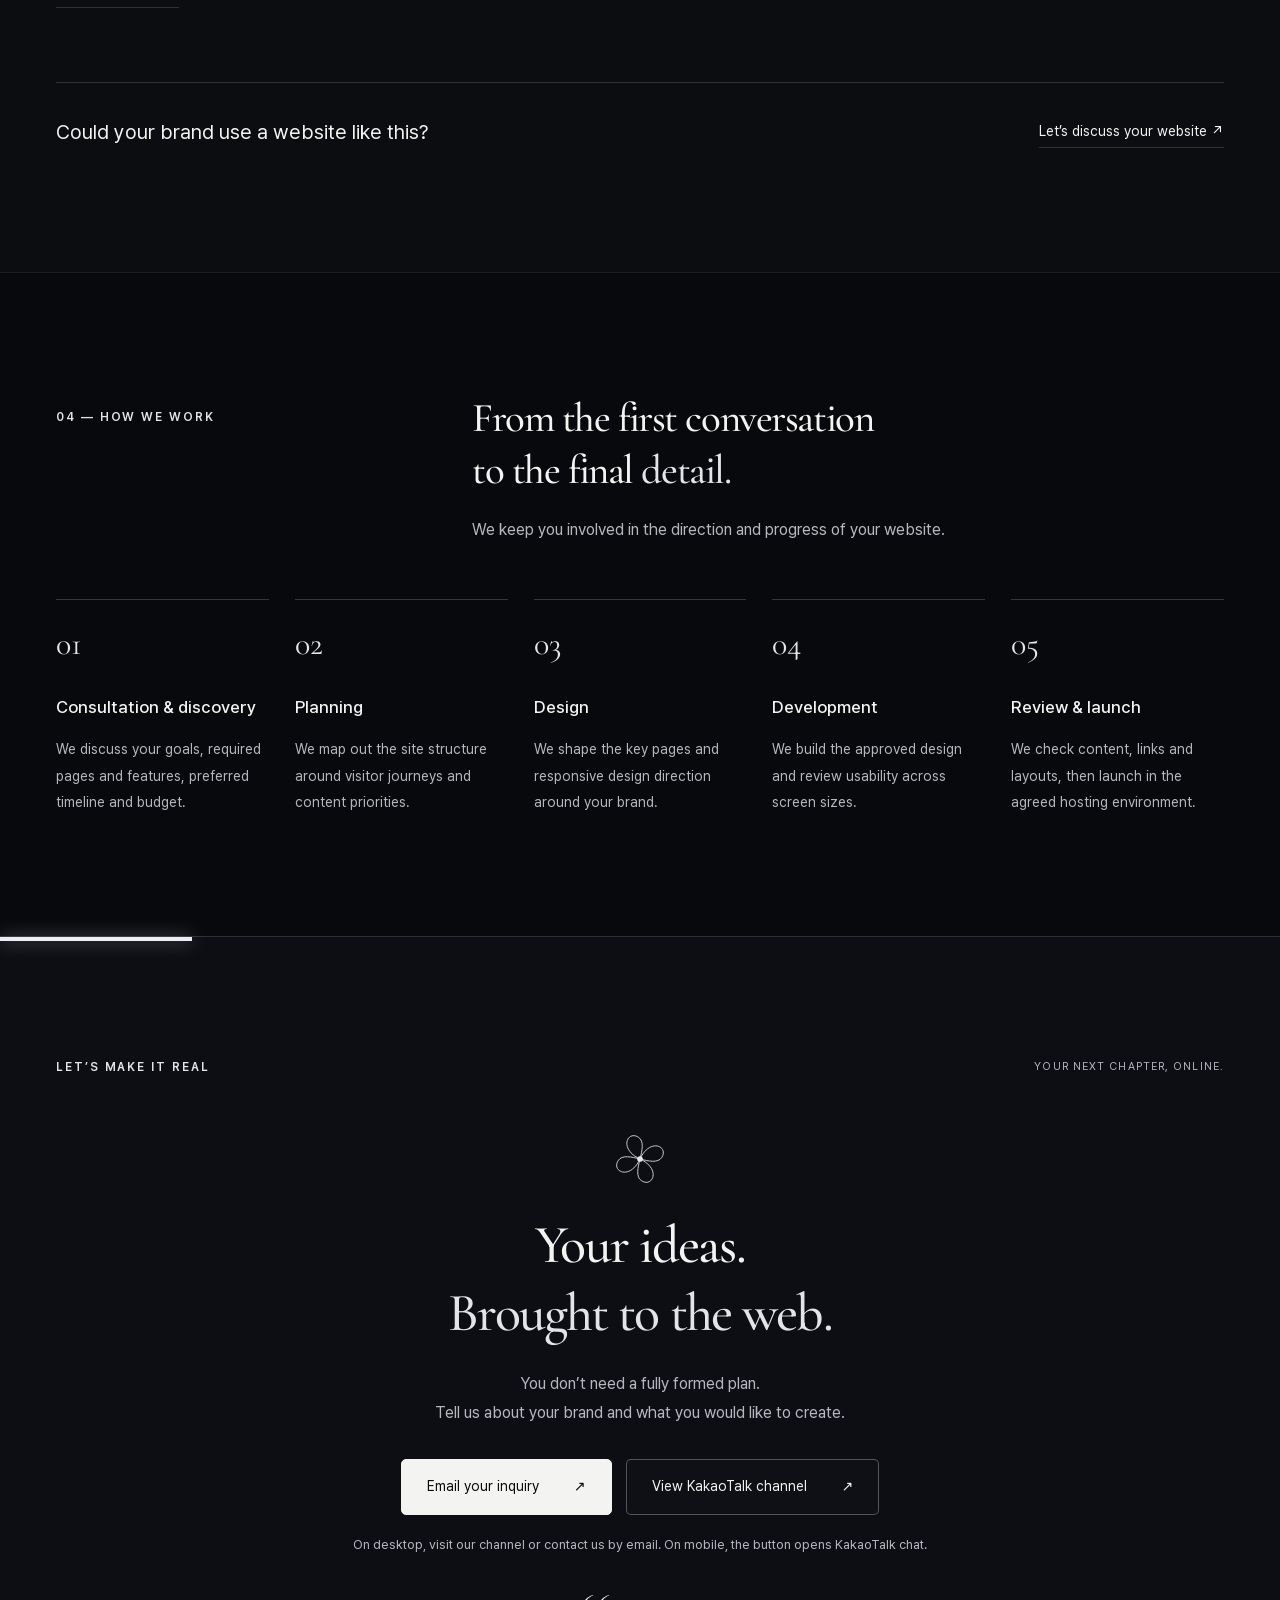
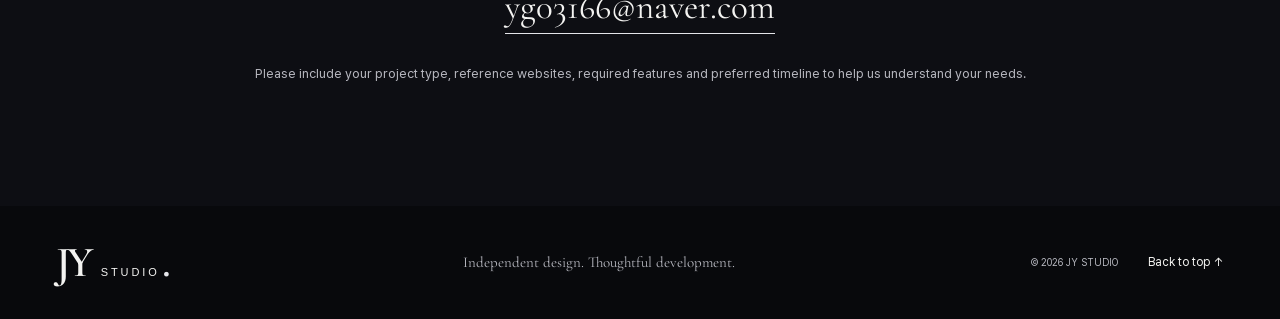
<file: jy-web-portfolio/en.html>
<!doctype html>
<html lang="en">
  <head>
    <meta charset="utf-8" />
    <meta name="viewport" content="width=device-width, initial-scale=1" />
    <title>JY Studio | Independent Web Design &amp; Development</title>
    <meta
      name="description"
      content="An independent web design and development studio for corporate websites, brand experiences and e-commerce. Explore our work and discuss your next website with JY Studio."
    />
    <meta name="theme-color" content="#08090c" />
    <meta property="og:type" content="website" />
    <meta property="og:title" content="JY Studio — Let your brand stand out." />
    <meta
      property="og:description"
      content="From corporate websites to brand experiences and online stores. We create websites that reflect your business goals and brand identity."
    />
    <meta name="twitter:card" content="summary" />
    <link rel="icon" type="image/svg+xml" href="assets/images/favicon.svg" />
    <link rel="alternate" hreflang="ko" href="index.html" />
    <link rel="alternate" hreflang="en" href="en.html" />
    <link rel="alternate" hreflang="x-default" href="index.html" />
    <meta property="og:locale" content="en_US" />
    <meta property="og:locale:alternate" content="ko_KR" />
    <link
      rel="preload"
      href="assets/fonts/PretendardVariable.woff2"
      as="font"
      type="font/woff2"
      crossorigin
    />
    <link
      rel="preload"
      href="assets/fonts/CormorantGaramond-Latin.woff2"
      as="font"
      type="font/woff2"
      crossorigin
    />
    <link rel="stylesheet" href="style.css" />
    <script defer src="script.js"></script>
  </head>
  <body>
    <div class="cosmos-backdrop" aria-hidden="true">
      <canvas id="cosmosCanvas"></canvas>
    </div>
    <div class="cosmic-cursor" aria-hidden="true">
      <span class="cursor-dot"></span><span class="cursor-halo"></span>
    </div>
    <div class="cursor-trail" aria-hidden="true"></div>
    <a class="skip-link" href="#main">Skip to content</a>
    <div class="scroll-progress" aria-hidden="true"></div>
    <header class="site-header" id="siteHeader">
      <div class="header-inner container">
        <a class="brand" href="#top" aria-label="JY Studio home"
          >JY<span>STUDIO</span><i>.</i></a
        >
        <nav class="desktop-nav" aria-label="Main navigation">
          <a href="#about">Studio</a><a href="#work">Projects</a
          ><a href="#process">Process</a>
        </nav>
        <a class="header-cta" href="#contact"
          >Get in touch <span aria-hidden="true">↗</span></a
        >
        <nav class="language-switch" aria-label="Language selection">
          <a href="index.html" lang="ko" hreflang="ko" aria-label="Korean page"
            >KO</a
          >
          <span aria-hidden="true">/</span>
          <a
            href="en.html"
            lang="en"
            hreflang="en"
            aria-label="English page"
            aria-current="page"
            >EN</a
          >
        </nav>
        <button
          class="menu-toggle"
          type="button"
          aria-controls="mobileMenu"
          aria-expanded="false"
          aria-label="Open menu"
        >
          <span></span><span></span>
        </button>
      </div>
      <nav
        class="mobile-menu"
        id="mobileMenu"
        aria-label="Mobile navigation"
        hidden=""
      >
        <a href="#about">Studio</a><a href="#work">Projects</a
        ><a href="#process">Process</a><a href="#contact">Start a project ↗</a>
      </nav>
    </header>
    <main id="main">
      <section class="hero container" id="top" aria-labelledby="hero-title">
        <div class="hero-topline">
          <span>INDEPENDENT WEB DESIGN &amp; DEVELOPMENT</span
          ><span>BRAND FIRST. DETAIL ALWAYS.</span>
        </div>
        <div class="hero-inner">
          <div class="hero-copy reveal">
            <span class="studio-flower" aria-hidden="true"
              ><svg viewbox="0 0 100 100" fill="none">
                <path
                  d="M50 50C8 42 16 5 38 13C50 17 50 35 50 50C58 8 95 16 87 38C83 50 65 50 50 50C92 58 84 95 62 87C50 83 50 65 50 50C42 92 5 84 13 62C17 50 35 50 50 50Z"
                  stroke="currentColor"
                  stroke-width="1.4"
                ></path>
                <circle cx="50" cy="50" r="5" fill="currentColor"></circle></svg
            ></span>
            <p class="eyebrow">WEB DESIGN &amp; DEVELOPMENT FOR BRANDS</p>
            <h1 id="hero-title">
              Let your brand<br />
              <em>stand out.</em>
            </h1>
            <p class="hero-lead">
              From corporate websites to brand experiences and online stores. We
              create websites that reflect your business goals and brand
              identity.
            </p>
            <div class="hero-actions">
              <a class="btn btn-primary" href="#contact"
                >Start a project <span aria-hidden="true">↗</span></a
              ><a class="btn btn-line" href="#work"
                >Explore our work <span aria-hidden="true">↓</span></a
              >
            </div>
            <p class="hero-signature">
              Thoughtful design. <i>Purposeful websites.</i>
            </p>
          </div>
          <div class="hero-visual reveal">
            <div class="visual-label">
              <span>DESIGN IN CONTEXT</span><span>01 / 05</span>
            </div>
            <figure class="hero-editorial">
              <img
                src="assets/images/studio-cosmos.webp"
                width="1122"
                height="1402"
                fetchpriority="high"
                decoding="async"
                alt="White flowers and sculptural silk fabric against a black backdrop"
              />
            </figure>
            <div class="featured-project">
              <a
                class="hero-project"
                href="https://novera-ebon.vercel.app/"
                target="_blank"
                rel="noopener noreferrer"
                aria-label="Visit NOVERA (opens in a new tab)"
                ><img
                  src="assets/images/novera.webp"
                  width="1600"
                  height="719"
                  loading="lazy"
                  decoding="async"
                  alt="Visual design and typography of the NOVERA fashion brand website"
                /><span class="image-action" aria-hidden="true">↗</span></a
              >
              <div class="visual-caption">
                <strong>NOVERA</strong><span>Brand website / Portfolio</span>
              </div>
            </div>
            <div class="visual-note">
              <span>THE ART OF<br />A FIRST IMPRESSION.</span
              ><i>Designed to be remembered.</i>
            </div>
          </div>
        </div>
        <div class="hero-bottom">
          <span>CORPORATE / E-COMMERCE / BRAND</span
          ><a href="#work"
            >What we can create together <span aria-hidden="true">↓</span></a
          >
        </div>
      </section>
      <section
        class="about section container"
        id="about"
        aria-labelledby="about-title"
      >
        <div class="about-grid">
          <div class="about-gallery reveal">
            <figure class="photo-main">
              <img
                src="assets/images/s1.webp"
                width="1200"
                height="1600"
                loading="lazy"
                decoding="async"
                alt="Seo Jiyoung, designer at JY Studio"
              />
            </figure>
            <figure class="photo-sub">
              <img
                src="assets/images/s2.webp"
                width="1200"
                height="1600"
                loading="lazy"
                decoding="async"
                alt="A second portrait of Seo Jiyoung at JY Studio"
              />
            </figure>
            <span class="photo-caption"
              >A PERSONAL APPROACH TO YOUR BRAND.</span
            >
          </div>
          <div class="about-copy reveal">
            <p class="eyebrow">02 — THE STUDIO</p>
            <h2 id="about-title">
              Your brand.<br /><em>Thoughtfully designed.</em>
            </h2>
            <p class="intro">
              Care in every detail, from design to development.
            </p>
            <p>
              JY Studio is an independent web studio by Seo Jiyoung, creating
              considered design and responsive websites for your brand.
            </p>
            <dl class="studio-details">
              <div>
                <dt>DESIGN &amp; DEVELOPMENT</dt>
                <dd>Seo Jiyoung · Daegu, Korea</dd>
              </div>
              <div>
                <dt>TOOLS &amp; TECHNOLOGY</dt>
                <dd>Figma · HTML · CSS · JavaScript · Cafe24 · Vercel</dd>
              </div>
            </dl>
            <a class="text-link" href="#contact"
              >Discuss your project <span aria-hidden="true">↗</span></a
            >
          </div>
        </div>
      </section>
      <section class="work section" id="work" aria-labelledby="work-title">
        <div class="container">
          <div class="section-heading reveal">
            <p class="eyebrow">03 — SELECTED WORK</p>
            <div>
              <h2 id="work-title">
                Different brands.<br />Their own <em>web experiences.</em>
              </h2>
              <p>
                Look beyond the visuals to explore each project’s purpose and
                implementation.
              </p>
            </div>
          </div>
          <div class="work-intro">
            <span>SELECTED PROJECTS / 05</span>
          </div>
          <div class="website-grid">
            <article class="website-card project-unform reveal">
              <a
                class="website-preview"
                href="https://unform-digital-museum.vercel.app/"
                target="_blank"
                rel="noopener noreferrer"
                aria-label="Visit UNFORM (opens in a new tab)"
                ><img
                  src="assets/images/unform.webp"
                  width="1842"
                  height="843"
                  loading="lazy"
                  decoding="async"
                  alt="Screenshot of the UNFORM Digital Museum website"
                /><span class="image-action" aria-hidden="true">↗</span></a
              >
              <div class="project-topline">
                <span>Digital Museum</span><span>01</span>
              </div>
              <h3>UNFORM</h3>
              <p class="project-kind">Personal concept project</p>
              <dl class="project-details">
                <div>
                  <dt>Purpose</dt>
                  <dd>
                    An online exhibition experience designed to invite visitor
                    participation.
                  </dd>
                </div>
                <div>
                  <dt>Role</dt>
                  <dd>Interactive UI · Visual composition</dd>
                </div>
                <div>
                  <dt>Technology</dt>
                  <dd>Interactive UI · 3D visuals · Vercel</dd>
                </div>
                <div>
                  <dt>Features</dt>
                  <dd>Pointer-responsive artwork and exhibition content</dd>
                </div>
              </dl>
              <a
                class="text-link"
                href="https://unform-digital-museum.vercel.app/"
                target="_blank"
                rel="noopener noreferrer"
                >Visit website <span aria-hidden="true">↗</span
                ><span class="sr-only"> — UNFORM, opens in a new tab</span></a
              >
            </article>
            <article class="website-card reveal">
              <a
                class="website-preview"
                href="https://novera-ebon.vercel.app/"
                target="_blank"
                rel="noopener noreferrer"
                aria-label="Visit NOVERA (opens in a new tab)"
                ><img
                  src="assets/images/novera.webp"
                  width="1600"
                  height="719"
                  loading="lazy"
                  decoding="async"
                  alt="Screenshot of the NOVERA brand website"
                /><span class="image-action" aria-hidden="true">↗</span></a
              >
              <div class="project-topline">
                <span>Brand Website</span><span>02</span>
              </div>
              <h3>NOVERA</h3>
              <p class="project-kind">Portfolio project</p>
              <dl class="project-details">
                <div>
                  <dt>Purpose</dt>
                  <dd>
                    Large imagery and restrained typography communicate a
                    fashion brand’s identity.
                  </dd>
                </div>
                <div>
                  <dt>Role</dt>
                  <dd>Art direction · Responsive UI · Front-end</dd>
                </div>
                <div>
                  <dt>Technology</dt>
                  <dd>Responsive UI · Front-end · Vercel</dd>
                </div>
                <div>
                  <dt>Features</dt>
                  <dd>Large visuals and layouts that adapt to screen size</dd>
                </div>
              </dl>
              <a
                class="text-link"
                href="https://novera-ebon.vercel.app/"
                target="_blank"
                rel="noopener noreferrer"
                >Visit website <span aria-hidden="true">↗</span
                ><span class="sr-only"> — NOVERA, opens in a new tab</span></a
              >
            </article>
            <article class="website-card reveal">
              <a
                class="website-preview"
                href="https://tgyeong.com/"
                target="_blank"
                rel="noopener noreferrer"
                aria-label="Visit Taegyeong (opens in a new tab)"
                ><img
                  src="assets/images/TK2.webp"
                  width="891"
                  height="831"
                  loading="lazy"
                  decoding="async"
                  alt="Screenshot of the Taegyeong corporate website on Cafe24"
                /><span class="image-action" aria-hidden="true">↗</span></a
              >
              <div class="project-topline">
                <span>Corporate / Cafe24</span><span>03</span>
              </div>
              <h3>TAEGYEONG</h3>
              <p class="project-kind">Client project · Cafe24</p>
              <dl class="project-details">
                <div>
                  <dt>Purpose</dt>
                  <dd>
                    A clear presentation of business information for an
                    electrical, telecommunications and solar materials company.
                  </dd>
                </div>
                <div>
                  <dt>Role</dt>
                  <dd>
                    Web design · Information architecture · Platform setup
                  </dd>
                </div>
                <div>
                  <dt>Technology</dt>
                  <dd>Cafe24 · Responsive web</dd>
                </div>
                <div>
                  <dt>Features</dt>
                  <dd>
                    Structured business information and responsive corporate
                    pages
                  </dd>
                </div>
              </dl>
              <a
                class="text-link"
                href="https://tgyeong.com/"
                target="_blank"
                rel="noopener noreferrer"
                >Visit website <span aria-hidden="true">↗</span
                ><span class="sr-only">
                  — Taegyeong, opens in a new tab</span
                ></a
              >
            </article>
            <article class="website-card reveal">
              <a
                class="website-preview"
                href="https://tk-nine-sand.vercel.app/index.html"
                target="_blank"
                rel="noopener noreferrer"
                aria-label="Visit Taegyeong — Web version (opens in a new tab)"
                ><img
                  src="assets/images/TK1.webp"
                  width="1600"
                  height="701"
                  loading="lazy"
                  decoding="async"
                  alt="Screenshot of the standalone Taegyeong corporate website"
                /><span class="image-action" aria-hidden="true">↗</span></a
              >
              <div class="project-topline">
                <span>Corporate Website</span><span>04</span>
              </div>
              <h3>TAEGYEONG — Web version</h3>
              <p class="project-kind">Client project · Web version</p>
              <dl class="project-details">
                <div>
                  <dt>Purpose</dt>
                  <dd>
                    Business information and brand identity brought together in
                    a standalone website.
                  </dd>
                </div>
                <div>
                  <dt>Role</dt>
                  <dd>Web design · Responsive front-end implementation</dd>
                </div>
                <div>
                  <dt>Technology</dt>
                  <dd>HTML · CSS · JavaScript · Vercel</dd>
                </div>
                <div>
                  <dt>Features</dt>
                  <dd>Responsive layouts and a standalone corporate website</dd>
                </div>
              </dl>
              <a
                class="text-link"
                href="https://tk-nine-sand.vercel.app/index.html"
                target="_blank"
                rel="noopener noreferrer"
                >Visit website <span aria-hidden="true">↗</span
                ><span class="sr-only">
                  — Taegyeong — Web version, opens in a new tab</span
                ></a
              >
            </article>
            <article class="website-card reveal">
              <a
                class="website-preview"
                href="https://corporate-portfolio-five.vercel.app/"
                target="_blank"
                rel="noopener noreferrer"
                aria-label="Visit NEXCORE (opens in a new tab)"
                ><img
                  src="assets/images/NEXCORE.webp"
                  width="1600"
                  height="730"
                  loading="lazy"
                  decoding="async"
                  alt="Screenshot of the NEXCORE corporate website"
                /><span class="image-action" aria-hidden="true">↗</span></a
              >
              <div class="project-topline">
                <span>Corporate Website</span><span>05</span>
              </div>
              <h3>NEXCORE</h3>
              <p class="project-kind">Portfolio project</p>
              <dl class="project-details">
                <div>
                  <dt>Purpose</dt>
                  <dd>
                    Large visuals and a clear information structure convey a
                    technology company’s expertise.
                  </dd>
                </div>
                <div>
                  <dt>Role</dt>
                  <dd>
                    UI design · Information structure · Responsive
                    implementation
                  </dd>
                </div>
                <div>
                  <dt>Technology</dt>
                  <dd>Responsive UI · Web deployment</dd>
                </div>
                <div>
                  <dt>Features</dt>
                  <dd>
                    Visual and information sections for a company introduction
                  </dd>
                </div>
              </dl>
              <a
                class="text-link"
                href="https://corporate-portfolio-five.vercel.app/"
                target="_blank"
                rel="noopener noreferrer"
                >Visit website <span aria-hidden="true">↗</span
                ><span class="sr-only"> — NEXCORE, opens in a new tab</span></a
              >
            </article>
          </div>
          <div class="work-end reveal">
            <p>Could your brand use a website like this?</p>
            <a class="text-link" href="#contact"
              >Let’s discuss your website ↗</a
            >
          </div>
        </div>
      </section>
      <section
        class="process section container"
        id="process"
        aria-labelledby="process-title"
      >
        <div class="section-heading reveal">
          <p class="eyebrow">04 — HOW WE WORK</p>
          <div>
            <h2 id="process-title">
              From the first conversation<br />to the final <em>detail.</em>
            </h2>
            <p>
              We keep you involved in the direction and progress of your
              website.
            </p>
          </div>
        </div>
        <ol class="process-steps">
          <li class="reveal">
            <span class="step-number">01</span>
            <h3>Consultation &amp; discovery</h3>
            <p>
              We discuss your goals, required pages and features, preferred
              timeline and budget.
            </p>
          </li>
          <li class="reveal">
            <span class="step-number">02</span>
            <h3>Planning</h3>
            <p>
              We map out the site structure around visitor journeys and content
              priorities.
            </p>
          </li>
          <li class="reveal">
            <span class="step-number">03</span>
            <h3>Design</h3>
            <p>
              We shape the key pages and responsive design direction around your
              brand.
            </p>
          </li>
          <li class="reveal">
            <span class="step-number">04</span>
            <h3>Development</h3>
            <p>
              We build the approved design and review usability across screen
              sizes.
            </p>
          </li>
          <li class="reveal">
            <span class="step-number">05</span>
            <h3>Review &amp; launch</h3>
            <p>
              We check content, links and layouts, then launch in the agreed
              hosting environment.
            </p>
          </li>
        </ol>
      </section>
      <section
        class="contact section"
        id="contact"
        aria-labelledby="contact-title"
      >
        <div class="container">
          <div class="contact-topline">
            <p class="eyebrow">LET’S MAKE IT REAL</p>
            <span>YOUR NEXT CHAPTER, ONLINE.</span>
          </div>
          <div class="contact-inner reveal">
            <span class="studio-flower" aria-hidden="true"
              ><svg viewbox="0 0 100 100" fill="none">
                <path
                  d="M50 50C8 42 16 5 38 13C50 17 50 35 50 50C58 8 95 16 87 38C83 50 65 50 50 50C92 58 84 95 62 87C50 83 50 65 50 50C42 92 5 84 13 62C17 50 35 50 50 50Z"
                  stroke="currentColor"
                  stroke-width="1.4"
                ></path>
                <circle cx="50" cy="50" r="5" fill="currentColor"></circle></svg
            ></span>
            <h2 id="contact-title">
              Your ideas.<br />
              <em>Brought to the web.</em>
            </h2>
            <p>
              You don’t need a fully formed plan.<br />Tell us about your brand
              and what you would like to create.
            </p>
            <div class="contact-actions">
              <a class="btn btn-primary" href="mailto:yg03166@naver.com"
                >Email your inquiry <span aria-hidden="true">↗</span></a
              ><a
                class="btn btn-line kakao-channel"
                href="https://pf.kakao.com/_dqbWX"
                target="_blank"
                rel="noopener noreferrer"
                aria-describedby="kakao-note"
              >
                View KakaoTalk channel <span aria-hidden="true">↗</span>
                <span class="sr-only">(opens in a new tab)</span>
              </a>
              <a
                class="btn btn-line kakao-chat"
                href="https://pf.kakao.com/_dqbWX/chat"
                target="_blank"
                rel="noopener noreferrer"
                aria-describedby="kakao-note"
              >
                Chat on KakaoTalk <span aria-hidden="true">↗</span>
                <span class="sr-only">(opens in a new tab)</span>
              </a>
            </div>
            <p id="kakao-note" class="contact-note">
              On desktop, visit our channel or contact us by email. On mobile,
              the button opens KakaoTalk chat.
            </p>
            <a class="contact-email" href="mailto:yg03166@naver.com"
              >yg03166@naver.com</a
            >
            <p class="inquiry-guide">
              Please include your project type, reference websites, required
              features and preferred timeline to help us understand your needs.
            </p>
          </div>
        </div>
      </section>
    </main>
    <footer class="site-footer container">
      <a class="brand" href="#top" aria-label="JY Studio, back to top"
        >JY<span>STUDIO</span><i>.</i></a
      >
      <p>Independent design. Thoughtful development.</p>
      <div>
        <small>© 2026 JY STUDIO</small><a href="#top">Back to top ↑</a>
      </div>
    </footer>
    <a class="mobile-inquiry" href="#contact"
      >Start your website project <span aria-hidden="true">↗</span></a
    >
    <aside
      class="music-player"
      aria-label="Background music"
      data-state="waiting"
      hidden
    >
      <audio
        id="studioMusic"
        src="assets/audio/studio-deep-house.mp3"
        loop
        preload="none"
      ></audio>
      <button
        class="music-toggle"
        type="button"
        aria-label="Play deep house"
        aria-pressed="false"
        aria-describedby="musicStatus"
      >
        <span class="music-play-icon" aria-hidden="true"></span>
        <span class="music-label">DEEP HOUSE</span>
        <span class="music-equalizer" aria-hidden="true"
          ><i></i><i></i><i></i><i></i
        ></span>
      </button>
      <details class="music-volume">
        <summary aria-label="Adjust background music volume">
          <svg
            viewBox="0 0 24 24"
            aria-hidden="true"
            fill="none"
            stroke="currentColor"
            stroke-width="1.5"
          >
            <path d="M11 5 6 9H3v6h3l5 4V5Z" />
            <path d="M15 8a6 6 0 0 1 0 8M18 5a10 10 0 0 1 0 14" />
          </svg>
        </summary>
        <div class="music-volume-panel">
          <label for="musicVolume">Volume</label
          ><input
            id="musicVolume"
            type="range"
            min="0"
            max="100"
            step="1"
            value="25"
          /><output for="musicVolume">25%</output>
        </div>
      </details>
      <span class="sr-only" id="musicStatus" role="status"
        >Preparing music.</span
      >
    </aside>
    <script defer src="music.js"></script>
  </body>
</html>
</file>
<file: jy-web-portfolio/style.css>
:root {
  --paper: #fff;
  --ivory: #f7f5ef;
  --ink: #292923;
  --muted: #66665d;
  --gold: #7c6842;
  --line: #dedbd2;
  --pink: #f3e5e3;
  --serif: Georgia, "Times New Roman", serif;
  --ease: cubic-bezier(0.22, 0.61, 0.36, 1);
}
* {
  box-sizing: border-box;
}
html {
  scroll-behavior: smooth;
  scroll-padding-top: 100px;
}
body {
  margin: 0;
  background: var(--paper);
  color: var(--ink);
  font-family:
    "Noto Sans KR", "Apple SD Gothic Neo", "Malgun Gothic", sans-serif;
  font-size: 16px;
  line-height: 1.8;
  -webkit-font-smoothing: antialiased;
}
a {
  color: inherit;
  text-decoration: none;
}
button {
  font: inherit;
}
img {
  display: block;
  width: 100%;
  height: auto;
}
h1,
h2,
h3,
h4,
p,
figure {
  margin: 0;
}
h1,
h2,
h3,
h4 {
  font-weight: 500;
  line-height: 1.4;
  word-break: keep-all;
}
p,
dd {
  word-break: keep-all;
  overflow-wrap: anywhere;
}
button,
a {
  -webkit-tap-highlight-color: transparent;
}
a:focus-visible,
button:focus-visible {
  outline: 2px solid var(--gold);
  outline-offset: 6px;
}
::selection {
  background: var(--pink);
}
.container {
  width: min(1280px, calc(100% - 112px));
  margin-inline: auto;
}
.section {
  padding-block: 120px;
}
.eyebrow {
  font-size: 12px;
  letter-spacing: 0.16em;
  font-weight: 600;
  color: var(--gold);
  line-height: 1.7;
}
.sr-only {
  position: absolute;
  width: 1px;
  height: 1px;
  padding: 0;
  margin: -1px;
  overflow: hidden;
  clip: rect(0, 0, 0, 0);
  white-space: nowrap;
  border: 0;
}
.skip-link {
  position: fixed;
  top: 10px;
  left: 20px;
  padding: 12px 20px;
  background: var(--ink);
  color: white;
  z-index: 1000;
  transform: translateY(-160%);
}
.skip-link:focus {
  transform: none;
}
.scroll-progress {
  position: fixed;
  left: 0;
  top: 0;
  width: 100%;
  height: 2px;
  z-index: 110;
  background: var(--gold);
  transform: scaleX(0);
  transform-origin: left;
  pointer-events: none;
}
.site-header {
  position: sticky;
  top: 0;
  background: #fffffff5;
  z-index: 100;
  border-bottom: 1px solid var(--line);
  transition: background 0.3s;
}
.header-inner {
  height: 90px;
  display: flex;
  align-items: center;
  gap: 48px;
}
.brand {
  display: inline-flex;
  align-items: baseline;
  gap: 10px;
  white-space: nowrap;
  font: 38px/1 var(--serif);
  letter-spacing: -0.06em;
}
.brand span {
  font: 11px/1.3 sans-serif;
  letter-spacing: 0.22em;
}
.brand i {
  color: var(--gold);
  font-style: normal;
  margin-left: -8px;
}
.desktop-nav {
  display: flex;
  gap: 36px;
  margin-left: auto;
}
.desktop-nav a {
  font-size: 14px;
  position: relative;
  padding: 12px 0;
}
.desktop-nav a:after,
.text-link:after {
  content: "";
  position: absolute;
  bottom: 4px;
  left: 0;
  width: 100%;
  height: 1px;
  background: var(--gold);
  transform: scaleX(0);
  transform-origin: left;
  transition: transform 0.3s;
}
.desktop-nav a:hover:after,
.desktop-nav a[aria-current]:after,
.text-link:hover:after {
  transform: scaleX(1);
}
.desktop-nav a[aria-current] {
  color: var(--gold);
}
.header-cta {
  font-size: 14px;
  border-left: 1px solid var(--line);
  padding-left: 30px;
  display: flex;
  gap: 25px;
}
.header-cta span {
  color: var(--gold);
}
.menu-toggle {
  display: none;
}
.mobile-menu[hidden] {
  display: none;
}
.mobile-menu {
  display: none;
}
.hero {
  padding-top: 30px;
  padding-bottom: 24px;
}
.hero-topline,
.hero-bottom {
  display: flex;
  justify-content: space-between;
  gap: 20px;
  font-size: 10px;
  letter-spacing: 0.13em;
  color: var(--muted);
}
.hero-inner {
  display: grid;
  grid-template-columns: 1.05fr 1fr;
  gap: 64px;
  align-items: center;
  padding-block: 80px 64px;
}
.hero h1 {
  font-size: clamp(42px, 4.05vw, 62px);
  letter-spacing: -0.065em;
  line-height: 1.45;
  margin-top: 24px;
  font-weight: 500;
}
.hero h1 em,
h2 em {
  font-style: normal;
  color: var(--gold);
}
.hero-lead {
  font-size: 16px;
  line-height: 2;
  max-width: 510px;
  margin-top: 28px;
  color: var(--muted);
}
.hero-actions,
.contact-actions {
  display: flex;
  flex-wrap: wrap;
  gap: 14px;
  margin-top: 34px;
}
.btn {
  min-height: 54px;
  padding: 14px 25px;
  display: inline-flex;
  align-items: center;
  justify-content: center;
  gap: 35px;
  font-size: 14px;
  border: 1px solid var(--ink);
  background: none;
  cursor: pointer;
  transition:
    background 0.25s,
    color 0.25s,
    border-color 0.25s;
}
.btn span,
.text-link > span:not(.sr-only) {
  display: inline-block;
  transition: transform 0.25s;
}
.btn:hover span,
.text-link:hover > span:not(.sr-only) {
  transform: translate(3px, -3px);
}
.btn-primary {
  color: white;
  background: var(--ink);
}
.btn-primary:hover {
  background: var(--gold);
  border-color: var(--gold);
}
.btn-line:hover {
  background: var(--ivory);
  border-color: var(--gold);
}
.hero-signature {
  font: 18px/1.6 var(--serif);
  margin-top: 55px;
  color: var(--muted);
}
.hero-signature i {
  color: var(--gold);
}
.hero-visual {
  min-width: 0;
}
.visual-label,
.visual-caption {
  display: flex;
  justify-content: space-between;
  gap: 16px;
  align-items: center;
  font-size: 11px;
  letter-spacing: 0.08em;
}
.visual-label {
  margin-bottom: 14px;
  color: var(--gold);
}
.hero-project {
  position: relative;
  display: block;
  overflow: hidden;
  background: var(--ivory);
}
.hero-project img {
  aspect-ratio: 1.18;
  object-fit: cover;
  object-position: top;
  transition: transform 0.9s var(--ease);
}
.visual-caption {
  margin-top: 15px;
  letter-spacing: 0;
}
.visual-caption strong {
  font-size: 16px;
  font-weight: 500;
}
.visual-caption > span {
  color: var(--muted);
}
.image-action {
  position: absolute;
  right: 18px;
  bottom: 18px;
  background: white;
  width: 44px;
  height: 44px;
  display: grid;
  place-items: center;
  font-size: 23px;
}
.visual-note {
  border-left: 1px solid var(--gold);
  margin-top: 30px;
  padding-left: 18px;
  display: flex;
  justify-content: space-between;
  align-items: end;
  gap: 20px;
}
.visual-note > span {
  font-size: 11px;
  letter-spacing: 0.12em;
  line-height: 1.5;
}
.visual-note i {
  font: 17px var(--serif);
  color: var(--gold);
}
.hero-bottom {
  border-top: 1px solid var(--line);
  padding-top: 22px;
  align-items: center;
}
.hero-bottom a {
  font-size: 12px;
  letter-spacing: 0;
}
.hero-bottom a span {
  margin-left: 25px;
  color: var(--gold);
}
.section-heading {
  display: grid;
  grid-template-columns: 1fr 2fr;
  gap: 40px;
  align-items: start;
  margin-bottom: 54px;
}
.section-heading > .eyebrow {
  padding-top: 14px;
}
h2 {
  font-size: clamp(32px, 3.2vw, 46px);
  letter-spacing: -0.055em;
  line-height: 1.5;
}
.section-heading > div > p {
  color: var(--muted);
  margin-top: 20px;
  max-width: 620px;
}

.about-grid {
  display: grid;
  grid-template-columns: 1fr 1fr;
  gap: 100px;
  align-items: center;
}
.about-gallery {
  position: relative;
  padding: 0 70px 55px 0;
  max-width: 520px;
}
.photo-main img {
  aspect-ratio: 0.83;
  object-fit: cover;
  object-position: 50% 30%;
}
.photo-sub {
  position: absolute;
  bottom: 32px;
  right: 0;
  width: 37%;
  border: 8px solid white;
}
.photo-sub img {
  aspect-ratio: 0.8;
  object-fit: cover;
}
.photo-caption {
  display: block;
  font-size: 9px;
  letter-spacing: 0.13em;
  margin-top: 20px;
  color: var(--gold);
}
.about-copy h2 {
  margin-block: 18px 26px;
}
.about-copy .intro {
  font-size: 20px;
  line-height: 1.8;
  color: var(--ink);
  margin-top: 0;
}
.about-copy > p:not(.eyebrow) {
  margin-top: 20px;
  color: var(--muted);
}
.studio-details {
  border-top: 1px solid var(--line);
  margin: 28px 0 24px;
}
.studio-details > div {
  padding-block: 14px;
  border-bottom: 1px solid var(--line);
}
.studio-details dt {
  font-size: 10px;
  letter-spacing: 0.1em;
  color: var(--gold);
}
.studio-details dd {
  margin: 4px 0 0;
  font-size: 14px;
}
.text-link {
  display: inline-flex;
  position: relative;
  gap: 30px;
  font-size: 14px;
  align-items: center;
  padding-block: 8px;
}
.text-link:after {
  transform: scaleX(1);
  background: var(--line);
}
.text-link:hover:after {
  background: var(--gold);
}
.work {
  background: #faf9f6;
}
.work-intro {
  display: flex;
  justify-content: space-between;
  gap: 40px;
  border-top: 1px solid var(--line);
  padding-top: 20px;
  margin-bottom: 40px;
}
.work-intro > span {
  font-size: 11px;
  letter-spacing: 0.1em;
  white-space: nowrap;
  color: var(--gold);
}
.work-intro > p {
  font-size: 13px;
  color: var(--muted);
  max-width: 550px;
}
.website-grid {
  display: grid;
  grid-template-columns: repeat(2, minmax(0, 1fr));
  gap: 70px 40px;
}
.website-preview {
  display: block;
  position: relative;
  overflow: hidden;
  border: 1px solid var(--line);
  background: #efede7;
}
.website-preview img {
  aspect-ratio: 1.6;
  object-fit: cover;
  object-position: top;
  transition: transform 0.8s var(--ease);
}
.project-topline {
  display: flex;
  justify-content: space-between;
  gap: 20px;
  font-size: 11px;
  letter-spacing: 0.08em;
  color: var(--gold);
  margin-top: 24px;
}
.website-card h3 {
  font-size: 28px;
  letter-spacing: -0.035em;
  margin-top: 6px;
}
.project-kind {
  font-size: 12px;
  color: var(--muted);
  margin-top: 8px;
}
.project-details {
  margin: 22px 0 16px;
}
.project-details > div {
  display: grid;
  grid-template-columns: 76px 1fr;
  gap: 15px;
  border-top: 1px solid var(--line);
  padding-block: 12px;
  font-size: 14px;
  line-height: 1.8;
}
.project-details dt {
  color: var(--muted);
}
.project-details dd {
  margin: 0;
}
.work-end {
  display: flex;
  justify-content: space-between;
  gap: 30px;
  align-items: center;
  border-top: 1px solid var(--line);
  margin-top: 70px;
  padding-top: 28px;
}
.work-end > p {
  font-size: 20px;
}
.process-steps {
  list-style: none;
  margin: 0;
  padding: 0;
  display: grid;
  grid-template-columns: repeat(5, minmax(0, 1fr));
  gap: 26px;
}
.process-steps li {
  border-top: 1px solid var(--gold);
  padding-top: 22px;
}
.step-number {
  font: 32px/1.4 var(--serif);
  color: var(--gold);
}
.process-steps h3 {
  font-size: 17px;
  margin-top: 30px;
}
.process-steps p {
  font-size: 14px;
  line-height: 1.9;
  color: var(--muted);
  margin-top: 16px;
}
.contact {
  background: var(--ivory);
  border-top: 1px solid var(--line);
  position: relative;
}
.contact:before {
  content: "";
  position: absolute;
  left: 0;
  top: 0;
  width: 22%;
  height: 4px;
  background: #d9bdb7;
}
.contact-topline {
  display: flex;
  justify-content: space-between;
  gap: 20px;
}
.contact-topline > span {
  font-size: 11px;
  letter-spacing: 0.1em;
  color: var(--muted);
}
.contact-inner {
  max-width: 900px;
  margin: 54px auto 0;
  text-align: center;
}
.contact h2 {
  font-size: clamp(32px, 4.2vw, 59px);
}
.contact-inner > p {
  margin-top: 24px;
  color: var(--muted);
}
.contact-actions {
  justify-content: center;
  margin-top: 32px;
}
.contact-inner > .contact-note {
  font-size: 13px;
  margin-top: 18px;
}
.contact-email {
  display: inline-block;
  margin-top: 25px;
  font: clamp(22px, 3vw, 35px) / 1.5 var(--serif);
  border-bottom: 1px solid var(--gold);
  overflow-wrap: anywhere;
}
.contact-inner > .inquiry-guide {
  font-size: 13px;
  margin-top: 28px;
}
.site-footer {
  padding-block: 35px;
  display: flex;
  align-items: center;
  justify-content: space-between;
  gap: 30px;
}
.site-footer > p {
  font: 15px var(--serif);
  color: var(--muted);
}
.site-footer > div {
  display: flex;
  gap: 30px;
  align-items: center;
  font-size: 12px;
}
.site-footer small {
  font-size: 10px;
  color: var(--muted);
}
.mobile-inquiry {
  display: none;
}
.js-motion .reveal {
  opacity: 0;
  transform: translateY(24px);
  transition:
    opacity 0.8s var(--ease),
    transform 0.8s var(--ease);
}
.js-motion .reveal.is-visible {
  opacity: 1;
  transform: none;
}
@media (hover: hover) and (prefers-reduced-motion: no-preference) {
  .website-preview:hover img,
  .hero-project:hover img {
    transform: scale(1.035);
  }
}
@media (min-width: 1600px) {
  .hero-inner {
    padding-block: 100px 80px;
  }
  .hero h1 {
    font-size: 64px;
  }
}
@media (max-width: 1100px) {
  .container {
    width: calc(100% - 64px);
  }
  .header-inner {
    gap: 25px;
  }
  .desktop-nav {
    gap: 22px;
  }
  .hero-inner {
    gap: 32px;
    padding-top: 60px;
  }
  .hero h1 {
    font-size: 44px;
  }
  .hero-lead {
    font-size: 15px;
  }
  .hero-signature {
    font-size: 16px;
  }
  .about-grid {
    gap: 50px;
  }
  .section {
    padding-block: 95px;
  }

  .process-steps {
    gap: 18px;
  }
  .process-steps h3 {
    font-size: 16px;
  }
  .site-footer > p {
    display: none;
  }
}
@media (max-width: 820px) {
  html {
    scroll-padding-top: 85px;
  }
  .header-inner {
    height: 76px;
  }
  .desktop-nav {
    display: none;
  }
  .header-cta {
    margin-left: auto;
    border: 0;
    padding: 0;
  }
  .menu-toggle {
    width: 44px;
    height: 44px;
    display: grid;
    place-content: center;
    gap: 7px;
    background: transparent;
    border: 1px solid var(--line);
    cursor: pointer;
  }
  .menu-toggle span {
    display: block;
    width: 18px;
    height: 1px;
    background: var(--ink);
    transition: transform 0.25s;
  }
  .menu-toggle[aria-expanded="true"] span:first-child {
    transform: translateY(4px) rotate(45deg);
  }
  .menu-toggle[aria-expanded="true"] span:last-child {
    transform: translateY(-4px) rotate(-45deg);
  }
  .mobile-menu {
    display: grid;
    position: absolute;
    top: 100%;
    width: 100%;
    background: white;
    border-bottom: 1px solid var(--line);
    padding: 16px 32px 24px;
    max-height: calc(100dvh - 76px);
    overflow-y: auto;
  }
  .mobile-menu a {
    padding: 13px 0;
    border-bottom: 1px solid var(--line);
    font-size: 16px;
  }
  .mobile-menu a:last-child {
    color: var(--gold);
  }
  .hero-topline > span:last-child {
    display: none;
  }
  .hero-inner {
    grid-template-columns: 1fr 1fr;
    gap: 28px;
    padding-block: 55px;
  }
  .hero h1 {
    font-size: 36px;
  }
  .hero-copy > .eyebrow {
    font-size: 10px;
    letter-spacing: 0.06em;
  }
  .hero-lead br {
    display: none;
  }
  .hero-lead {
    font-size: 14px;
  }
  .hero-actions {
    gap: 10px;
  }
  .btn {
    padding: 12px 18px;
    gap: 20px;
  }
  .hero-signature {
    display: none;
  }
  .visual-note {
    display: none;
  }
  .hero-project img {
    aspect-ratio: 0.85;
  }
  .visual-caption {
    align-items: start;
    flex-direction: column;
    gap: 2px;
  }
  .section-heading {
    grid-template-columns: 1fr;
    gap: 18px;
    margin-bottom: 40px;
  }
  .section-heading > .eyebrow {
    padding: 0;
  }
  .section-heading h2 {
    font-size: 36px;
  }
  .section {
    padding-block: 80px;
  }

  .about-grid {
    gap: 35px;
  }
  .about-gallery {
    padding-right: 30px;
  }
  .photo-sub {
    width: 44%;
    border-width: 5px;
  }
  .about-copy .intro {
    font-size: 17px;
  }
  .about-copy > p {
    font-size: 14px;
  }
  .about-copy h2 {
    font-size: 32px;
  }
  .photo-caption {
    font-size: 8px;
  }
  .website-grid {
    gap: 50px 24px;
  }
  .website-card h3 {
    font-size: 25px;
  }
  .project-details > div {
    grid-template-columns: 1fr;
    gap: 2px;
    font-size: 14px;
  }
  .project-details dt {
    font-size: 12px;
  }
  .process-steps {
    grid-template-columns: 1fr;
    gap: 0;
  }
  .process-steps li {
    display: grid;
    grid-template-columns: 60px 180px 1fr;
    align-items: baseline;
    gap: 12px;
    padding-block: 23px;
    border-color: var(--line);
  }
  .process-steps h3,
  .process-steps p {
    margin: 0;
  }
  .process-steps h3 {
    font-size: 17px;
  }
  .contact-topline > span {
    display: none;
  }
  .work-intro {
    gap: 22px;
  }
  .work-end > p {
    font-size: 17px;
  }
  .site-footer {
    padding-bottom: 100px;
  }
  .mobile-inquiry {
    display: flex;
    justify-content: space-between;
    position: fixed;
    bottom: 0;
    left: 0;
    right: 0;
    padding: 15px 28px calc(15px + env(safe-area-inset-bottom));
    background: var(--ink);
    color: white;
    z-index: 90;
    font-size: 15px;
  }
  .mobile-inquiry span {
    color: #dfcda9;
  }
}
@media (max-width: 580px) {
  .container {
    width: calc(100% - 40px);
  }
  .header-inner {
    gap: 18px;
  }
  .brand {
    font-size: 34px;
  }
  .brand span {
    font-size: 10px;
  }
  .header-cta {
    font-size: 12px;
    gap: 10px;
  }
  .header-cta span {
    display: none;
  }
  .hero {
    padding-top: 22px;
  }
  .hero-topline {
    font-size: 9px;
    letter-spacing: 0.08em;
  }
  .hero-inner {
    grid-template-columns: 1fr;
    padding-block: 45px 32px;
    gap: 42px;
  }
  .hero-copy > .eyebrow {
    font-size: 11px;
  }
  .hero h1 {
    font-size: clamp(36px, 9vw, 50px);
    margin-top: 18px;
  }
  .hero-lead {
    font-size: 15px;
    margin-top: 23px;
    max-width: 420px;
  }
  .hero-actions {
    margin-top: 26px;
  }
  .hero-actions .btn {
    flex: 1;
    padding-inline: 14px;
    font-size: 13px;
    gap: 15px;
  }
  .hero-project img {
    aspect-ratio: 1.4;
  }
  .visual-caption {
    flex-direction: row;
    align-items: center;
  }
  .visual-caption > span {
    font-size: 10px;
  }
  .hero-bottom {
    font-size: 8px;
    letter-spacing: 0.03em;
    gap: 12px;
  }
  .hero-bottom a {
    font-size: 11px;
  }
  .hero-bottom a span {
    margin-left: 7px;
  }
  .section {
    padding-block: 65px;
  }

  .section-heading h2,
  h2 {
    font-size: 32px;
  }
  .section-heading > div > p {
    font-size: 15px;
  }
  .eyebrow {
    font-size: 11px;
  }

  .about-grid {
    grid-template-columns: 1fr;
    gap: 28px;
  }
  .about-gallery {
    max-width: 400px;
    width: 100%;
    padding-right: 65px;
    padding-bottom: 40px;
    margin-inline: auto;
  }
  .photo-main img {
    aspect-ratio: 0.95;
  }
  .photo-sub {
    width: 37%;
    bottom: 20px;
  }
  .about-copy > p:not(.eyebrow) {
    font-size: 15px;
  }
  .about-copy .intro {
    font-size: 19px;
  }
  .about-copy h2 {
    margin-block: 16px 20px;
  }
  .work-intro {
    flex-direction: column;
    gap: 12px;
    margin-bottom: 30px;
  }
  .website-grid {
    grid-template-columns: 1fr;
    gap: 45px;
  }
  .project-details > div {
    grid-template-columns: 70px 1fr;
    gap: 10px;
  }
  .project-details dt {
    font-size: 13px;
  }
  .work-end {
    align-items: start;
    flex-direction: column;
    gap: 12px;
    margin-top: 45px;
  }
  .process-steps li {
    grid-template-columns: 42px 1fr;
    gap: 6px 16px;
    padding-block: 22px;
  }
  .step-number {
    grid-row: span 2;
    font-size: 28px;
  }
  .process-steps p {
    grid-column: 2;
    font-size: 14px;
  }
  .contact-inner {
    margin-top: 30px;
  }
  .contact h2 {
    font-size: clamp(28px, 7.2vw, 38px);
  }
  .contact-inner > p {
    font-size: 15px;
  }
  .contact-actions {
    flex-direction: column;
    gap: 12px;
  }
  .contact-actions .btn {
    width: 100%;
    font-size: 14px;
  }
  .contact-note {
    line-height: 1.8;
  }
  .contact-inner > .inquiry-guide {
    font-size: 12px;
  }
  .site-footer {
    gap: 22px;
    flex-wrap: wrap;
    padding-top: 28px;
    padding-bottom: 98px;
  }
  .site-footer > div {
    width: 100%;
    justify-content: space-between;
  }
  .mobile-menu {
    padding-inline: 20px;
  }
}
.btn.kakao-chat {
  display: none;
}
@media (hover: none) and (pointer: coarse) {
  .btn.kakao-channel {
    display: none;
  }
  .btn.kakao-chat {
    display: inline-flex;
  }
}
@media (prefers-reduced-motion: reduce) {
  html {
    scroll-behavior: auto;
  }
  *,
  *:before,
  *:after {
    animation: none !important;
    transition: none !important;
  }
  .js-motion .reveal {
    opacity: 1;
    transform: none;
  }
}

/* Soft rose accents, shared by the Korean and English pages. */
:root {
  --paper: #fffdfd;
  --ivory: #fff6f8;
  --ink: #3e3038;
  --muted: #75636c;
  --gold: #93576e;
  --line: #eadce2;
  --pink: #f5e0e8;
  --champagne: #b59a70;
}
.site-header {
  background: #fffdfdf5;
}
.brand i {
  color: var(--champagne);
}
.brand span {
  letter-spacing: 0.26em;
}
.header-inner {
  gap: 30px;
}
.desktop-nav {
  gap: 28px;
}
.language-switch {
  display: inline-flex;
  align-items: center;
  gap: 6px;
  flex-shrink: 0;
  font-size: 11px;
  letter-spacing: 0.04em;
}
.language-switch a {
  display: inline-flex;
  align-items: center;
  justify-content: center;
  min-width: 32px;
  min-height: 44px;
  color: var(--muted);
}
.language-switch [aria-current="page"] {
  color: var(--gold);
  text-decoration: underline;
  text-underline-offset: 6px;
}
.language-switch a:hover {
  color: var(--gold);
}
.language-switch > span {
  color: #aa8b99;
}
.hero {
  position: relative;
}
.hero-copy {
  position: relative;
}
.studio-flower {
  display: block;
  width: 56px;
  height: 56px;
  color: #be8b9f;
  pointer-events: none;
}
.studio-flower svg {
  width: 100%;
  height: 100%;
}
.hero-copy > .studio-flower {
  margin-bottom: 22px;
  transform: rotate(-16deg);
}
.hero h1 {
  font-weight: 500;
}
.hero h1 em {
  position: relative;
}
.hero h1 em::after {
  content: "";
  display: block;
  position: absolute;
  bottom: -6px;
  left: 2px;
  width: 100%;
  height: 6px;
  background: var(--pink);
  border-radius: 50%;
  z-index: -1;
}
.btn {
  border-radius: 5px;
}
.btn-primary {
  background: #854d63;
  border-color: #854d63;
}
.btn-primary:hover {
  background: #6c3d50;
  border-color: #6c3d50;
}
.btn-line {
  border-color: #b38b9c;
}
.btn-line:hover {
  background: #f6e6ec;
}
.hero-project {
  padding: 12px;
  background: #f9edf1;
  border: 1px solid #ead9e1;
  border-radius: 95px 12px 12px 12px;
}
.hero-project img {
  border-radius: 82px 4px 4px 4px;
  aspect-ratio: 1.2;
}
.image-action {
  border-radius: 50%;
  color: var(--gold);
  border: 1px solid var(--line);
}
.visual-label {
  padding-inline: 12px;
}
.visual-caption {
  padding-inline: 12px;
}
.visual-note {
  border-color: var(--champagne);
  margin-inline: 12px;
}

.photo-main {
  border-radius: 110px 5px 5px 5px;
  overflow: hidden;
}
.photo-sub {
  border-radius: 5px;
}
.photo-sub img {
  border-radius: 2px;
}
.work {
  background: #fdfafb;
}
.website-preview {
  border-radius: 4px;
}
.project-kind {
  display: inline-block;
  background: #f5e8ee;
  padding: 3px 10px;
  border-radius: 3px;
  color: #795365;
}
.process-steps li {
  border-color: #d8bdc9;
}
.step-number {
  color: #98647b;
}
.contact {
  background: #fcf0f4;
}
.contact:before {
  background: #c797aa;
  width: 15%;
}
.contact-inner {
  position: relative;
}
.contact-inner > .studio-flower {
  margin: 0 auto 24px;
  transform: rotate(14deg);
}
.mobile-inquiry {
  background: #74475b;
}
.mobile-inquiry span {
  color: #f5dce7;
}
html[lang="en"] h1,
html[lang="en"] h2 {
  font-family: var(--serif);
  font-weight: 400;
  letter-spacing: -0.035em;
}
html[lang="en"] .hero h1 {
  font-size: clamp(44px, 4.5vw, 68px);
  line-height: 1.2;
}
html[lang="en"] h2 {
  line-height: 1.25;
}
html[lang="en"] p,
html[lang="en"] dd {
  word-break: normal;
}
html[lang="en"] .hero-lead {
  line-height: 1.9;
}
html[lang="en"] .project-details > div {
  grid-template-columns: 88px 1fr;
}
@media (max-width: 1100px) {
  .header-inner {
    gap: 18px;
  }
  .desktop-nav {
    gap: 20px;
  }
  .header-cta {
    padding-left: 20px;
    gap: 15px;
  }
  html[lang="en"] .desktop-nav {
    gap: 14px;
  }
  html[lang="en"] .desktop-nav a {
    font-size: 13px;
  }
  html[lang="en"] .header-cta {
    font-size: 13px;
    padding-left: 15px;
  }
}
@media (max-width: 820px) {
  .header-cta {
    padding: 0;
  }
  .hero-copy > .studio-flower {
    width: 42px;
    height: 42px;
    margin-bottom: 18px;
  }
  .hero-project {
    padding: 9px;
    border-top-left-radius: 70px;
  }
  .hero-project img {
    border-top-left-radius: 60px;
  }
  html[lang="en"] .hero h1 {
    font-size: 44px;
  }
  html[lang="en"] .project-details > div {
    grid-template-columns: 1fr;
  }
}
@media (max-width: 580px) {
  .header-inner {
    gap: 12px;
  }
  .header-cta {
    display: none;
  }
  .language-switch {
    margin-left: auto;
  }
  .hero-copy > .studio-flower {
    position: absolute;
    right: 5px;
    top: 0;
    width: 32px;
    height: 32px;
  }
  .hero-copy > .eyebrow {
    max-width: calc(100% - 42px);
  }
  .hero-project {
    border-top-left-radius: 65px;
  }
  .hero-project img {
    border-top-left-radius: 55px;
    aspect-ratio: 1.4;
  }
  .photo-main {
    border-top-left-radius: 85px;
  }
  .contact-inner > .studio-flower {
    width: 44px;
    height: 44px;
    margin-bottom: 22px;
  }
  html[lang="en"] .hero h1 {
    font-size: clamp(40px, 11vw, 55px);
  }
  html[lang="en"] .project-details > div {
    grid-template-columns: 70px 1fr;
  }
  html[lang="en"] .hero-actions .btn {
    padding-inline: 10px;
    gap: 10px;
  }
}
/* Keep navigation symbols legible when the page language changes font fallback. */
.image-action,
.btn > span[aria-hidden="true"],
.header-cta > span,
.text-link > span[aria-hidden="true"],
.mobile-inquiry > span {
  font-family: "DejaVu Sans", "Segoe UI Symbol", "Apple Symbols", sans-serif;
}
html[lang="en"] .work-end .text-link,
html[lang="en"] .mobile-menu a {
  font-family: "DejaVu Sans", sans-serif;
}

/* Locally hosted open-source typography; no third-party font requests. */
@font-face {
  font-family: "Pretendard Studio";
  src: url("assets/fonts/PretendardVariable.woff2") format("woff2");
  font-weight: 100 900;
  font-style: normal;
  font-display: swap;
}
@font-face {
  font-family: "Cormorant Studio";
  src: url("assets/fonts/CormorantGaramond-Latin.woff2") format("woff2");
  font-weight: 300 700;
  font-style: normal;
  font-display: swap;
}
:root {
  --paper: #fffdfd;
  --ivory: #fff5fa;
  --ink: #422e39;
  --muted: #785e6d;
  --gold: #a63d68;
  --line: #f0dce5;
  --pink: #fadde9;
  --serif: "Cormorant Studio", Georgia, "Times New Roman", serif;
}
body {
  font-family:
    "Pretendard Studio", "Apple SD Gothic Neo", "Malgun Gothic", sans-serif;
  font-weight: 400;
}
.brand {
  font-size: 43px;
  font-weight: 600;
}
.hero {
  isolation: isolate;
  background: #fff9fc;
  border-radius: 24px;
  margin-top: 20px;
  padding-inline: 30px;
  width: min(1340px, calc(100% - 52px));
}
.hero-topline,
.hero-inner,
.hero-bottom {
  position: relative;
  z-index: 1;
}
.hero-copy > .eyebrow {
  letter-spacing: 0.1em;
}
.hero h1 {
  font-weight: 500;
  letter-spacing: -0.06em;
}
.hero h1 em {
  color: #b43f72;
}
.hero h1 em::after {
  background: #f7d5e5;
}
.btn-primary {
  background: #b34773;
  border-color: #b34773;
}
.btn-primary:hover {
  background: #96365f;
  border-color: #96365f;
}
.btn-line {
  border-color: #d9a4ba;
  background: #fffdfdb3;
}
.btn-line:hover {
  background: #fce7f0;
  border-color: #b34773;
}
.hero-editorial {
  overflow: hidden;
  border-radius: 130px 12px 12px 12px;
  background: #f8e4ec;
  border: 1px solid #f0d4e0;
  padding: 8px;
}
.hero-editorial img {
  width: 100%;
  aspect-ratio: 1.12;
  object-fit: cover;
  object-position: 50% 31%;
  border-radius: 122px 6px 6px 6px;
}
.featured-project {
  display: grid;
  grid-template-columns: 105px minmax(0, 1fr);
  align-items: center;
  gap: 18px;
  margin-top: 14px;
  padding: 10px 14px 10px 10px;
  background: #fffdfd;
  border: 1px solid var(--line);
  border-radius: 7px;
}
.featured-project .hero-project {
  padding: 0;
  border-radius: 3px;
  border: 0;
  background: #f6edf1;
}
.featured-project .hero-project img {
  border-radius: 3px;
  aspect-ratio: 1.7;
  object-fit: contain;
}
.featured-project .image-action {
  width: 22px;
  height: 22px;
  right: 4px;
  bottom: 4px;
  font-size: 13px;
}
.featured-project .visual-caption {
  display: flex;
  flex-direction: row;
  flex-wrap: wrap;
  padding: 0;
  gap: 4px 15px;
  margin-top: 0;
}
.featured-project .visual-caption strong {
  font-size: 15px;
}
.featured-project .visual-caption > span {
  font-size: 11px;
}
.visual-note {
  margin-top: 23px;
}

.work {
  background: #fffbfd;
}
.project-kind {
  background: #fcebf3;
  color: #914969;
}
.contact {
  background: #fff0f7;
}
.contact:before {
  background: #e9abc7;
}
.mobile-inquiry {
  background: #b34773;
}
.studio-flower {
  color: #d88bac;
}

html[lang="en"] .hero h1 {
  font-size: clamp(50px, 5vw, 76px);
  font-weight: 500;
}
html[lang="en"] h2 {
  font-weight: 500;
}
html[lang="en"] .work-end .text-link,
html[lang="en"] .mobile-menu a {
  font-family: "Pretendard Studio", "DejaVu Sans", sans-serif;
}
@media (max-width: 1100px) {
  .hero {
    width: calc(100% - 40px);
    padding-inline: 22px;
  }
  .featured-project {
    grid-template-columns: 85px minmax(0, 1fr);
    gap: 12px;
  }
  .featured-project .visual-caption {
    flex-direction: column;
    align-items: flex-start;
  }
}
@media (max-width: 820px) {
  .hero-editorial {
    border-top-left-radius: 90px;
  }
  .hero-editorial img {
    border-top-left-radius: 82px;
    aspect-ratio: 0.87;
    object-position: 50% 25%;
  }
  .featured-project {
    padding: 8px;
    grid-template-columns: 65px minmax(0, 1fr);
    gap: 10px;
  }
  .featured-project .visual-caption strong {
    font-size: 13px;
  }
  .featured-project .visual-caption > span {
    font-size: 10px;
  }
  html[lang="en"] .hero h1 {
    font-size: 47px;
  }
}
@media (max-width: 580px) {
  .hero {
    width: calc(100% - 20px);
    padding-inline: 16px;
    margin-top: 10px;
    border-radius: 14px;
  }
  .hero h1 {
    font-size: clamp(34px, 9vw, 49px);
  }
  .hero-lead {
    font-size: 15px;
  }
  .hero-actions .btn {
    gap: 9px;
    padding-inline: 10px;
  }
  .hero-editorial {
    border-top-left-radius: 90px;
    padding: 6px;
  }
  .hero-editorial img {
    aspect-ratio: 1.12;
    object-position: 50% 30%;
    border-top-left-radius: 84px;
  }
  .featured-project {
    grid-template-columns: 85px minmax(0, 1fr);
  }
  .featured-project .visual-caption {
    flex-direction: row;
  }
  .hero-bottom {
    flex-direction: column;
    align-items: flex-start;
    gap: 10px;
  }

  html[lang="en"] .hero h1 {
    font-size: clamp(43px, 11vw, 58px);
  }
}
@media (prefers-reduced-motion: reduce) {
}

/* A monochrome, starlit presentation shared by both language pages. */
:root {
  color-scheme: dark;
  --paper: #08090c;
  --ivory: #101116;
  --ink: #f3f3f1;
  --muted: #b6b7bf;
  --gold: #e3e4e9;
  --line: #ffffff26;
  --pink: #ffffff1f;
  --champagne: #d0d2db;
}
html,
body {
  background: #08090c;
}
body {
  color: var(--ink);
}
::selection {
  background: #ffffff35;
  color: #fff;
}
main,
.site-footer {
  position: relative;
  z-index: 1;
}
.cosmos-backdrop {
  position: fixed;
  inset: 0;
  z-index: 0;
  pointer-events: none;
  background:
    radial-gradient(ellipse at 75% 20%, #cfd7f60a, transparent 52%),
    radial-gradient(ellipse at 12% 80%, #ffffff05, transparent 45%);
}
#cosmosCanvas {
  display: block;
  width: 100%;
  height: 100%;
}
.site-header {
  background: #08090ceb;
  border-color: #ffffff1c;
}
.brand i,
.hero h1 em,
.step-number,
.studio-flower {
  color: #e5e6eb;
}
.header-cta,
.desktop-nav a,
.language-switch a {
  color: #d7d8df;
}
.language-switch [aria-current="page"],
.language-switch a:hover {
  color: #fff;
}
.language-switch > span {
  color: #8a8c97;
}
.scroll-progress {
  background: #fff;
  box-shadow: 0 0 12px #ffffff75;
}
.skip-link {
  background: #fff;
  color: #08090c;
}
.mobile-menu {
  background: #101116;
  border-color: #ffffff26;
}
.menu-toggle {
  background: #ffffff05;
  border-color: #ffffff35;
}
.menu-toggle span {
  background: #fff;
}
.hero {
  background: #ffffff02;
  border: 1px solid #ffffff0e;
  overflow: hidden;
}
.hero::before {
  content: "";
  position: absolute;
  width: 850px;
  height: 430px;
  top: 8%;
  right: -170px;
  border: 1px solid #ffffff08;
  border-radius: 50%;
  transform: rotate(-36deg);
  pointer-events: none;
}
.hero h1 em::after {
  background: #ffffff22;
}
.hero h1 {
  text-shadow: 0 0 50px #ffffff0b;
}
.btn-primary {
  background: #f3f3f1;
  border-color: #f3f3f1;
  color: #08090c;
}
.btn-primary:hover {
  background: #fff;
  border-color: #fff;
  color: #08090c;
  box-shadow: 0 0 28px #ffffff24;
}
.btn-line {
  background: #ffffff03;
  border-color: #ffffff4a;
  color: #f3f3f1;
}
.btn-line:hover {
  background: #ffffff0e;
  border-color: #c8cad4;
}
.hero-editorial {
  position: relative;
  background: #08090c;
  border-color: #ffffff2b;
  box-shadow: 0 0 70px #ffffff07;
}
.hero-editorial img {
  object-position: 50% 12%;
}
.hero-editorial::after {
  content: "";
  position: absolute;
  inset: 0;
  border-radius: inherit;
  border-top: 1px solid #ffffff65;
  pointer-events: none;
}
.featured-project {
  background: #111217;
  border-color: #ffffff26;
}
.featured-project .hero-project {
  background: #0b0c10;
}
.image-action {
  background: #f1f1ef;
  color: #101116;
  border-color: #ffffff70;
}
.visual-note {
  border-color: #ffffff50;
}
.photo-sub {
  border-color: #101116;
}
.about-gallery img {
  filter: grayscale(1);
}
.work {
  background: #1112178c;
  border-block: 1px solid #ffffff12;
}
.website-preview {
  background: #111217;
  border-color: #ffffff26;
}
.project-kind {
  background: #ffffff09;
  color: #c2c3cb;
}
.process-steps li {
  border-color: #ffffff30;
}
.contact {
  background: #111217a6;
  border-color: #ffffff24;
}
.contact::before {
  background: #eceef5;
  box-shadow: 0 0 18px #ffffff70;
}
.mobile-inquiry {
  background: #14151beb;
  color: #fff;
  border-top: 1px solid #ffffff45;
}
.mobile-inquiry span {
  color: #fff;
}
.cosmic-cursor,
.cursor-trail {
  position: fixed;
  inset: 0;
  z-index: 500;
  pointer-events: none;
  overflow: hidden;
}
.cosmic-cursor {
  opacity: 0;
  transition: opacity 0.2s;
}
.cosmic-cursor.is-visible {
  opacity: 1;
}
.cursor-dot {
  position: absolute;
  top: -2px;
  left: -2px;
  width: 4px;
  height: 4px;
  border-radius: 50%;
  background: #fff;
  box-shadow:
    0 0 8px #fff,
    0 0 16px #ffffff7f;
}
.cursor-halo {
  position: absolute;
  top: 0;
  left: 0;
}
.cursor-halo::before {
  content: "";
  display: block;
  position: absolute;
  width: 28px;
  height: 28px;
  top: -14px;
  left: -14px;
  border: 1px solid #ffffff6b;
  border-radius: 50%;
  box-shadow: 0 0 24px 5px #ffffff16;
  transition:
    width 0.25s,
    height 0.25s,
    top 0.25s,
    left 0.25s,
    background 0.25s;
}
.cursor-halo::after {
  content: "";
  position: absolute;
  width: 120px;
  height: 120px;
  top: -60px;
  left: -60px;
  border-radius: 50%;
  background: radial-gradient(circle, #ffffff0b, transparent 68%);
}
.cosmic-cursor.is-link .cursor-halo::before {
  width: 46px;
  height: 46px;
  top: -23px;
  left: -23px;
  border-color: #fff;
  background: #ffffff0b;
}
.cursor-spark {
  position: absolute;
  width: 6px;
  height: 6px;
  animation: cursor-starlight 0.65s ease-out forwards;
}
.cursor-spark::before,
.cursor-spark::after {
  content: "";
  position: absolute;
  background: #fff;
  box-shadow: 0 0 6px #ffffffb0;
}
.cursor-spark::before {
  width: 7px;
  height: 1px;
  top: 3px;
  left: 0;
}
.cursor-spark::after {
  width: 1px;
  height: 7px;
  top: 0;
  left: 3px;
}
@keyframes cursor-starlight {
  from {
    opacity: 0.85;
    transform: translate(-50%, -50%) scale(1);
  }
  to {
    opacity: 0;
    transform: translate(-50%, -18px) scale(0.1);
  }
}
@media (hover: hover) and (pointer: fine) and (prefers-reduced-motion: no-preference) {
  html.cosmic-pointer,
  html.cosmic-pointer a,
  html.cosmic-pointer button {
    cursor: none;
  }
}
@media (hover: none),
  (pointer: coarse),
  (prefers-reduced-motion: reduce),
  (forced-colors: active) {
  .cosmic-cursor,
  .cursor-trail {
    display: none;
  }
}
@media (forced-colors: active) {
  .cosmos-backdrop {
    display: none;
  }
}

/* A compact native-audio controller, clear of the mobile inquiry bar. */
.music-player[hidden] {
  display: none;
}
.music-player {
  position: fixed;
  right: 24px;
  bottom: 24px;
  z-index: 120;
  display: flex;
  align-items: center;
  gap: 3px;
  padding: 4px;
  color: #f3f3f1;
  background: #111217f5;
  border: 1px solid #ffffff40;
  border-radius: 6px;
  box-shadow: 0 4px 24px #00000030;
}
.music-toggle {
  display: inline-flex;
  align-items: center;
  justify-content: center;
  gap: 11px;
  min-height: 44px;
  padding: 0 13px;
  border: 0;
  background: none;
  color: inherit;
  cursor: pointer;
}
.music-label {
  font-size: 10px;
  letter-spacing: 0.1em;
  white-space: nowrap;
}
.music-play-icon {
  width: 0;
  height: 0;
  border-block: 5px solid transparent;
  border-left: 7px solid currentColor;
}
.music-player[data-state="playing"] .music-play-icon {
  width: 7px;
  height: 10px;
  border-block: 0;
  border-left: 2px solid currentColor;
  border-right: 2px solid currentColor;
}
.music-equalizer {
  display: flex;
  align-items: center;
  gap: 2px;
  height: 15px;
}
.music-equalizer i {
  display: block;
  width: 2px;
  height: 4px;
  background: #b9bdc9;
  transform-origin: center;
}
.music-equalizer i:nth-child(2) {
  height: 10px;
}
.music-equalizer i:nth-child(3) {
  height: 14px;
}
.music-equalizer i:nth-child(4) {
  height: 7px;
}
.music-player[data-state="playing"] .music-equalizer i {
  animation: music-meter 0.85s ease-in-out infinite alternate;
  background: #fff;
}
.music-equalizer i:nth-child(2) {
  animation-delay: -0.3s !important;
}
.music-equalizer i:nth-child(3) {
  animation-delay: -0.5s !important;
}
.music-equalizer i:nth-child(4) {
  animation-delay: -0.15s !important;
}
@keyframes music-meter {
  from {
    transform: scaleY(0.35);
  }
  to {
    transform: scaleY(1);
  }
}
.music-volume summary {
  display: grid;
  place-items: center;
  list-style: none;
  min-width: 44px;
  min-height: 44px;
  border-left: 1px solid #ffffff24;
  cursor: pointer;
}
.music-volume summary::-webkit-details-marker {
  display: none;
}
.music-volume summary svg {
  width: 18px;
  height: 18px;
}
.music-volume summary:focus-visible {
  outline: 2px solid #fff;
  outline-offset: 3px;
}
.music-volume-panel {
  position: absolute;
  bottom: calc(100% + 9px);
  right: 0;
  width: 220px;
  max-width: calc(100vw - 32px);
  display: grid;
  grid-template-columns: 1fr auto;
  align-items: center;
  gap: 12px;
  padding: 16px;
  border: 1px solid #ffffff40;
  background: #111217;
  border-radius: 6px;
  font-size: 13px;
}
.music-volume-panel label {
  grid-column: 1 / -1;
}
.music-volume-panel input {
  width: 100%;
  min-width: 0;
  min-height: 30px;
  accent-color: #fff;
}
.music-volume-panel input:focus-visible {
  outline: 2px solid #fff;
  outline-offset: 3px;
}
.music-volume-panel output {
  min-width: 34px;
  font-size: 12px;
  color: #c9cbd2;
}
@media (max-width: 820px) {
  .music-player {
    right: 16px;
    bottom: calc(77px + env(safe-area-inset-bottom));
  }
}
@media (prefers-reduced-motion: reduce) {
  .music-equalizer i {
    animation: none !important;
  }
}
/* Let the supplied wide capture set its frame height without letterboxing. */
.project-unform .website-preview img {
  height: auto;
  aspect-ratio: auto;
}
</file>
